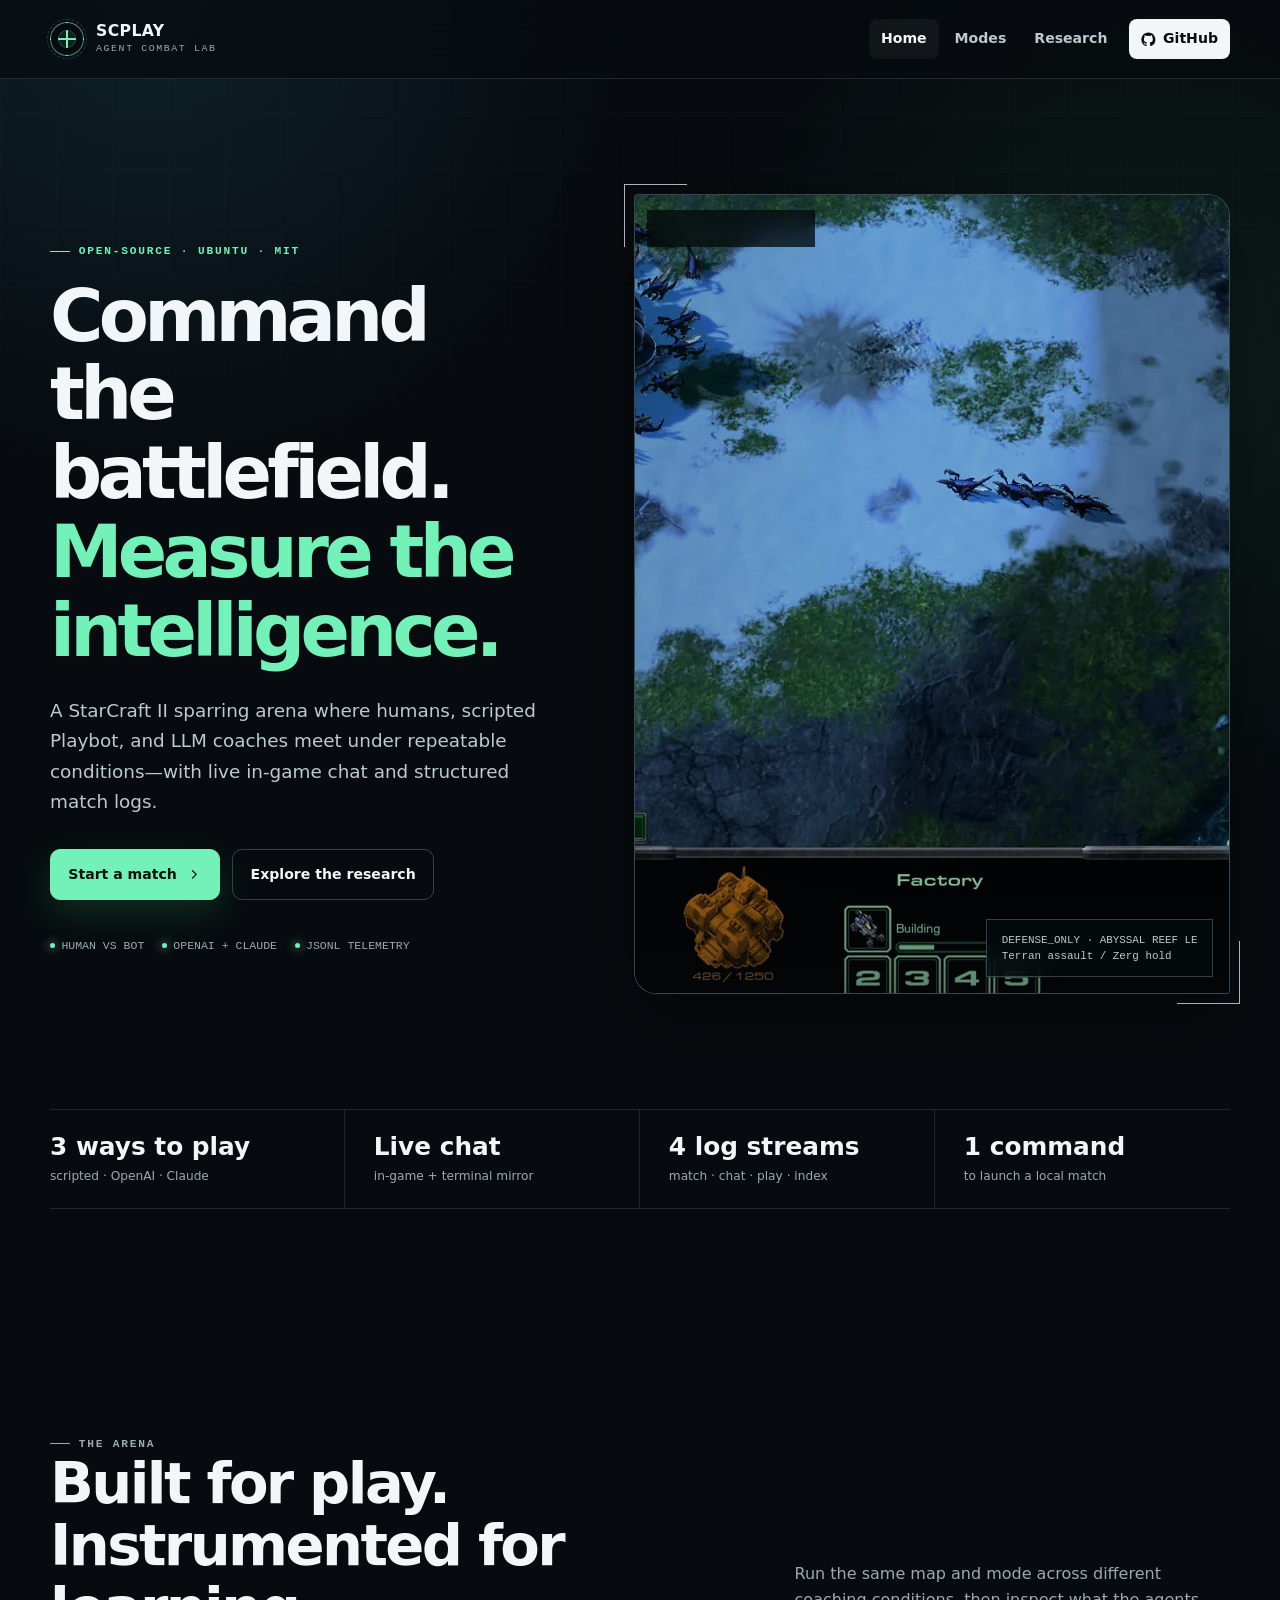
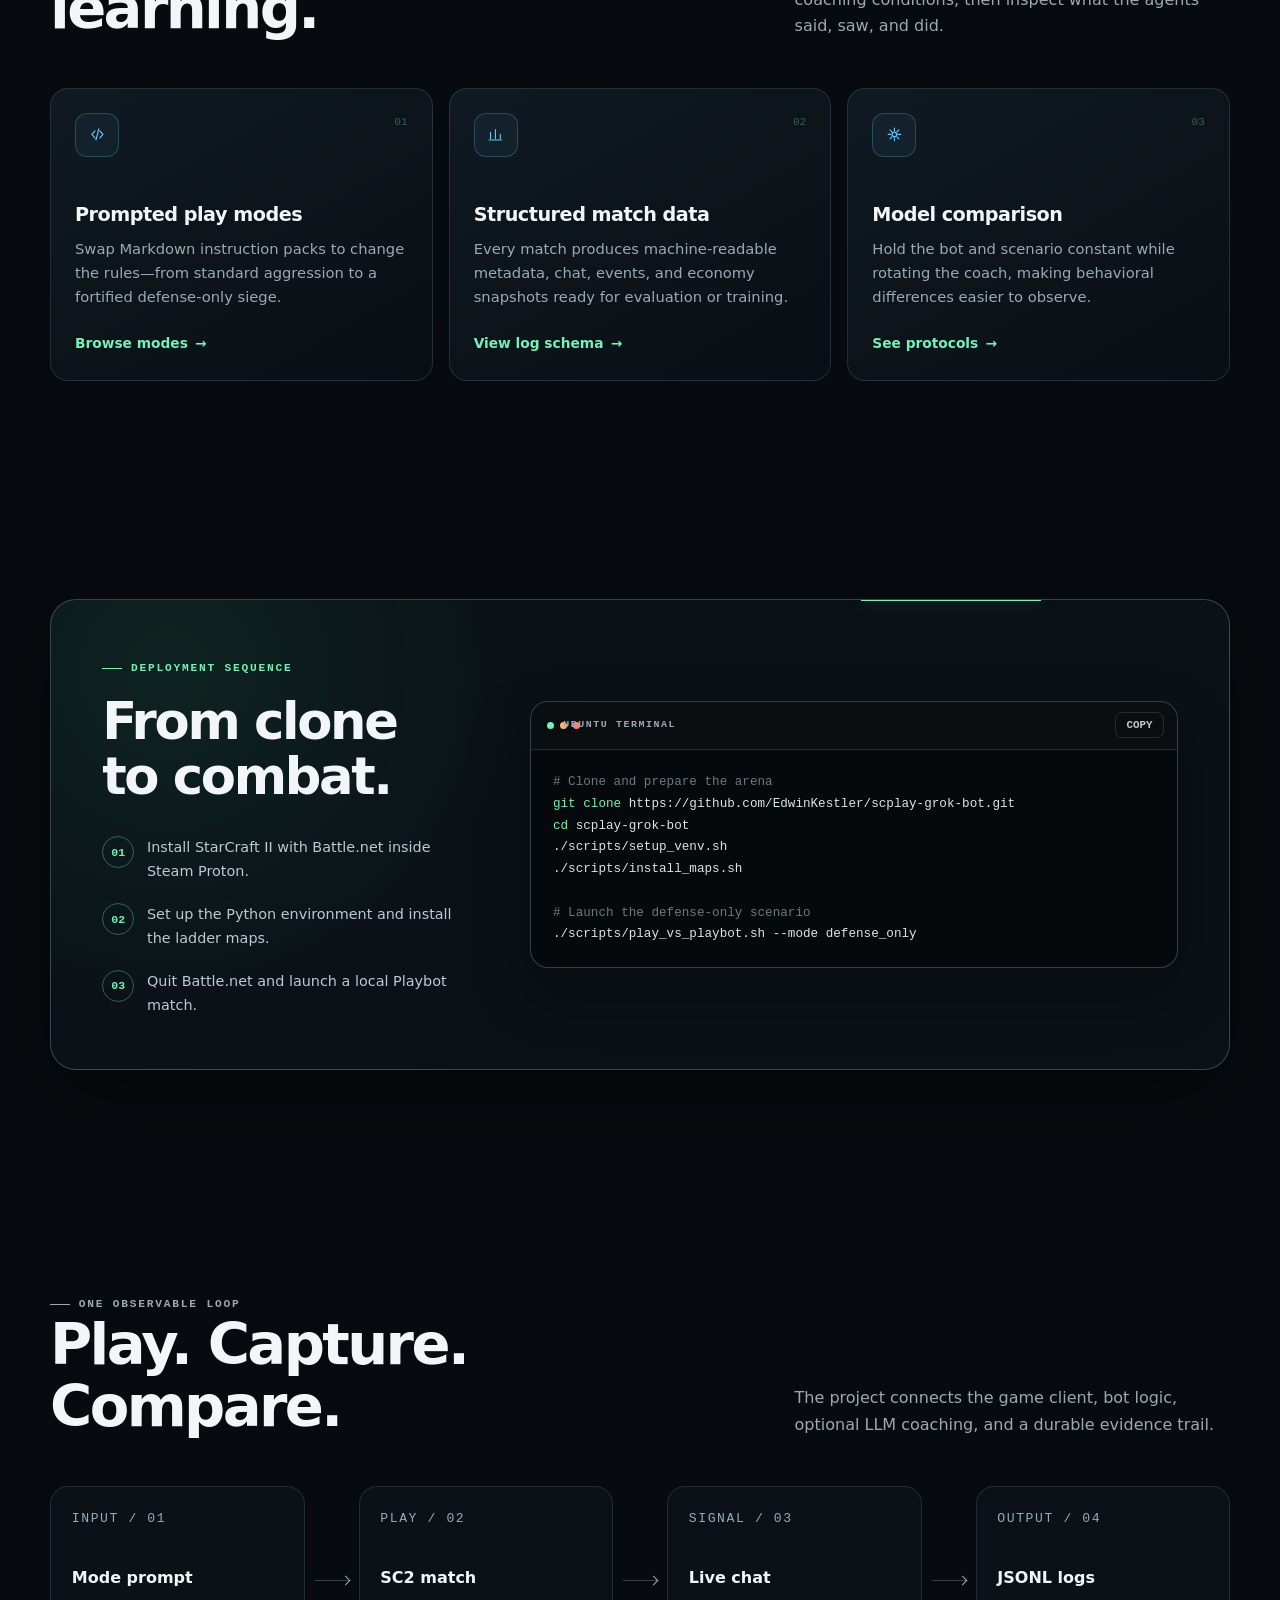
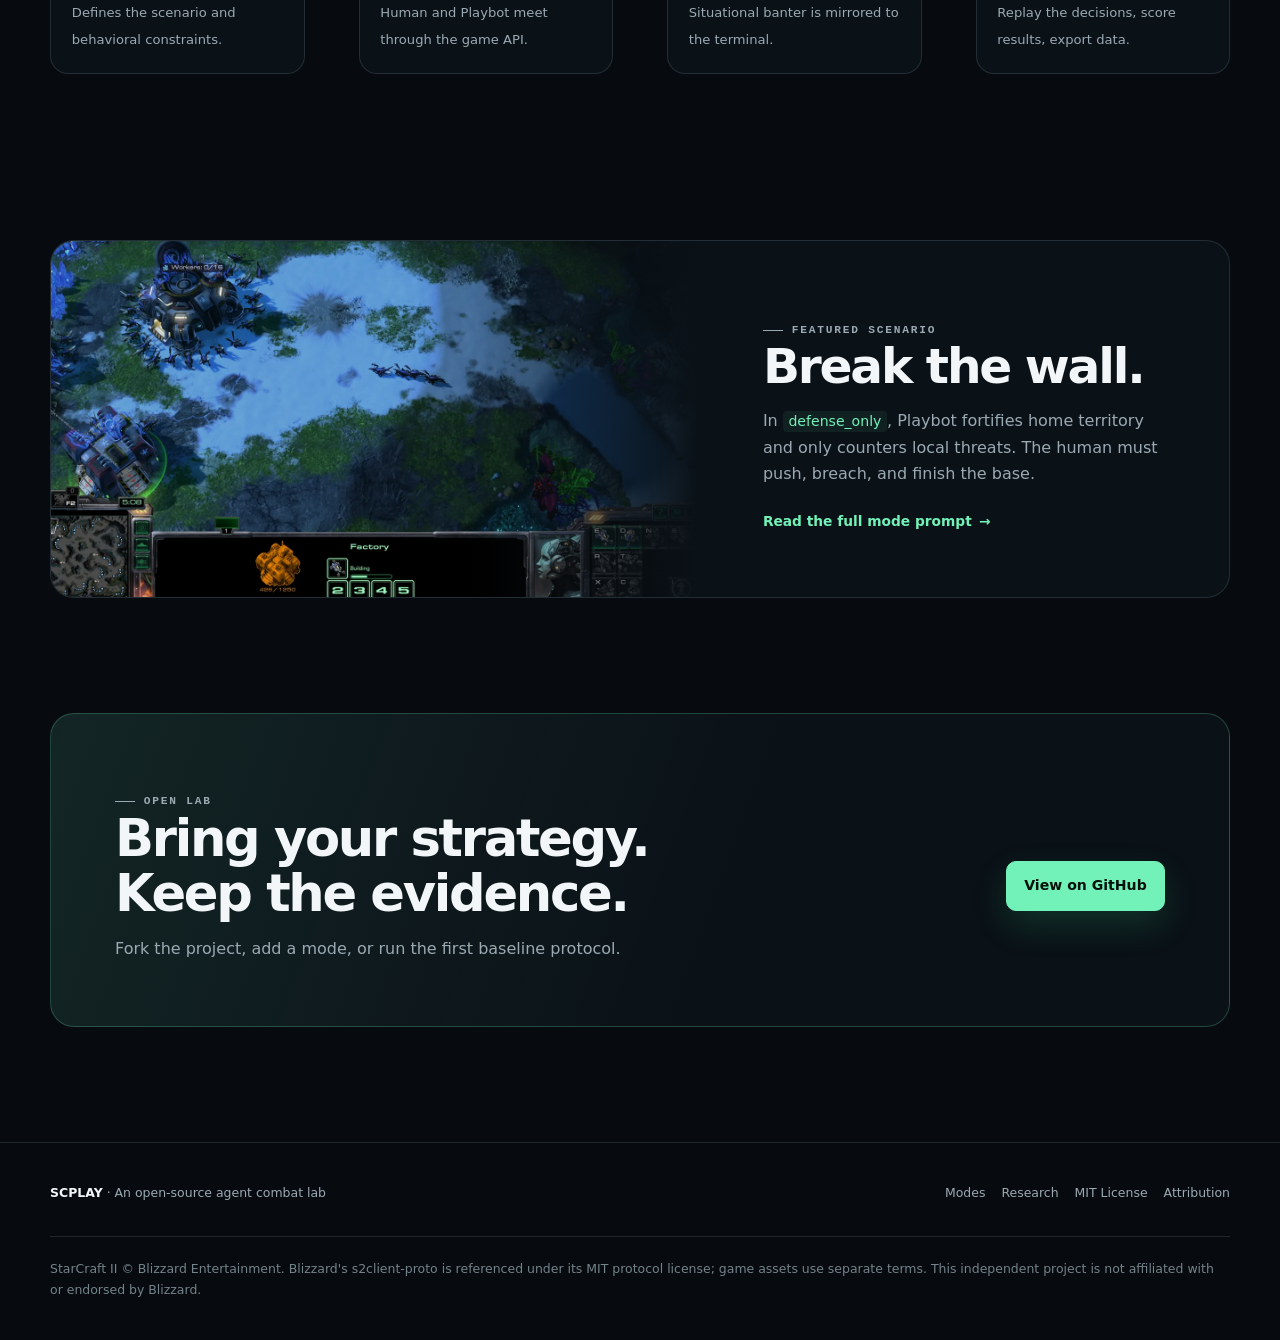
<file: docs/index.html>
<!DOCTYPE html>
<html lang="en">
<head>
  <meta charset="utf-8" />
  <meta name="viewport" content="width=device-width, initial-scale=1" />
  <meta name="theme-color" content="#070b0f" />
  <meta name="description" content="An open-source StarCraft II sparring arena for humans, scripted bots, and LLM coaches on Ubuntu." />
  <meta property="og:title" content="SCPlay — Command the battlefield. Measure the intelligence." />
  <meta property="og:description" content="Run human-vs-bot StarCraft II matches with mode prompts, live chat, and structured logs for AI research." />
  <meta property="og:type" content="website" />
  <meta property="og:url" content="https://edwinkestler.github.io/scplay-grok-bot/" />
  <meta property="og:image" content="https://edwinkestler.github.io/scplay-grok-bot/assets/arena.webp" />
  <meta name="twitter:card" content="summary_large_image" />
  <title>SCPlay — StarCraft II agent arena</title>
  <link rel="icon" href="assets/favicon.svg" type="image/svg+xml" />
  <link rel="stylesheet" href="assets/site.css" />
  <script src="assets/site.js" defer></script>
</head>
<body>
  <a class="skip-link" href="#main">Skip to content</a>

  <header class="site-header">
    <div class="shell nav-shell">
      <a class="brand" href="index.html" aria-label="SCPlay home">
        <span class="brand-mark" aria-hidden="true"></span>
        <span class="brand-copy">
          <span class="brand-name">SCPLAY</span>
          <span class="brand-subtitle">Agent combat lab</span>
        </span>
      </a>
      <nav class="site-nav" aria-label="Primary navigation">
        <a href="index.html" aria-current="page">Home</a>
        <a href="modes.html">Modes</a>
        <a href="research.html">Research</a>
        <a class="nav-github" href="https://github.com/EdwinKestler/scplay-grok-bot" target="_blank" rel="noreferrer">
          <svg class="icon" viewBox="0 0 24 24" aria-hidden="true"><path fill="currentColor" d="M12 .7a11.5 11.5 0 0 0-3.64 22.4c.58.1.79-.25.79-.56v-2.23c-3.22.7-3.9-1.37-3.9-1.37-.53-1.34-1.29-1.7-1.29-1.7-1.05-.72.08-.71.08-.71 1.17.08 1.78 1.2 1.78 1.2 1.04 1.78 2.72 1.27 3.38.97.1-.75.4-1.27.74-1.56-2.57-.29-5.27-1.28-5.27-5.68 0-1.26.45-2.28 1.19-3.09-.12-.29-.52-1.46.11-3.05 0 0 .97-.31 3.16 1.18a10.94 10.94 0 0 1 5.75 0c2.2-1.49 3.16-1.18 3.16-1.18.63 1.59.23 2.76.11 3.05.74.81 1.19 1.83 1.19 3.09 0 4.41-2.71 5.38-5.29 5.67.42.36.79 1.06.79 2.14v3.18c0 .31.21.67.8.56A11.5 11.5 0 0 0 12 .7Z"/></svg>
          GitHub
        </a>
      </nav>
    </div>
  </header>

  <main id="main">
    <section class="shell hero" aria-labelledby="hero-title">
      <div class="hero-copy">
        <p class="eyebrow">Open-source · Ubuntu · MIT</p>
        <h1 id="hero-title">Command the battlefield. <span>Measure the intelligence.</span></h1>
        <p class="lede">
          A StarCraft II sparring arena where humans, scripted Playbot, and LLM coaches
          meet under repeatable conditions—with live in-game chat and structured match logs.
        </p>
        <div class="hero-actions">
          <a class="button button-primary" href="#quickstart">
            Start a match
            <svg class="icon" viewBox="0 0 24 24" aria-hidden="true"><path fill="none" stroke="currentColor" stroke-linecap="round" stroke-linejoin="round" stroke-width="2" d="m9 18 6-6-6-6"/></svg>
          </a>
          <a class="button" href="research.html">Explore the research</a>
        </div>
        <ul class="proof-list" aria-label="Project highlights">
          <li>Human vs bot</li>
          <li>OpenAI + Claude</li>
          <li>JSONL telemetry</li>
        </ul>
      </div>

      <div class="hero-visual">
        <figure class="arena-frame">
          <img src="assets/arena.webp" alt="A live StarCraft II match between a Terran player and the Zerg Playbot" width="1600" height="798" />
          <span class="visual-status">Match feed active</span>
          <figcaption class="visual-caption">DEFENSE_ONLY · ABYSSAL REEF LE<br />Terran assault / Zerg hold</figcaption>
        </figure>
      </div>
    </section>

    <section class="shell stats" aria-label="Project capabilities">
      <div class="stat"><strong>3 ways to play</strong><span>scripted · OpenAI · Claude</span></div>
      <div class="stat"><strong>Live chat</strong><span>in-game + terminal mirror</span></div>
      <div class="stat"><strong>4 log streams</strong><span>match · chat · play · index</span></div>
      <div class="stat"><strong>1 command</strong><span>to launch a local match</span></div>
    </section>

    <section class="shell section" aria-labelledby="arena-title">
      <div class="section-heading">
        <div>
          <p class="section-kicker">The arena</p>
          <h2 id="arena-title">Built for play.<br />Instrumented for learning.</h2>
        </div>
        <p>Run the same map and mode across different coaching conditions, then inspect what the agents said, saw, and did.</p>
      </div>

      <div class="feature-grid">
        <article class="feature-card" data-index="01">
          <span class="feature-icon" aria-hidden="true">
            <svg class="icon" viewBox="0 0 24 24"><path d="M8.5 7 4 12l4.5 5M15.5 7l4.5 5-4.5 5M14 4l-4 16" fill="none" stroke="currentColor" stroke-linecap="round" stroke-linejoin="round" stroke-width="1.6"/></svg>
          </span>
          <h3>Prompted play modes</h3>
          <p>Swap Markdown instruction packs to change the rules—from standard aggression to a fortified defense-only siege.</p>
          <a class="text-link" href="modes.html">Browse modes <span aria-hidden="true">→</span></a>
        </article>

        <article class="feature-card" data-index="02">
          <span class="feature-icon" aria-hidden="true">
            <svg class="icon" viewBox="0 0 24 24"><path d="M5 18V9m7 9V5m7 13v-6M3 20h18" fill="none" stroke="currentColor" stroke-linecap="round" stroke-linejoin="round" stroke-width="1.6"/></svg>
          </span>
          <h3>Structured match data</h3>
          <p>Every match produces machine-readable metadata, chat, events, and economy snapshots ready for evaluation or training.</p>
          <a class="text-link" href="https://github.com/EdwinKestler/scplay-grok-bot/blob/main/docs/LOG_SCHEMA.md">View log schema <span aria-hidden="true">→</span></a>
        </article>

        <article class="feature-card" data-index="03">
          <span class="feature-icon" aria-hidden="true">
            <svg class="icon" viewBox="0 0 24 24"><path d="M12 3v4m0 10v4M3 12h4m10 0h4M5.64 5.64l2.83 2.83m7.06 7.06 2.83 2.83m0-12.72-2.83 2.83m-7.06 7.06-2.83 2.83" fill="none" stroke="currentColor" stroke-linecap="round" stroke-width="1.6"/><circle cx="12" cy="12" r="3.25" fill="none" stroke="currentColor" stroke-width="1.6"/></svg>
          </span>
          <h3>Model comparison</h3>
          <p>Hold the bot and scenario constant while rotating the coach, making behavioral differences easier to observe.</p>
          <a class="text-link" href="research.html">See protocols <span aria-hidden="true">→</span></a>
        </article>
      </div>
    </section>

    <section class="shell quickstart" id="quickstart" aria-labelledby="quickstart-title">
      <div>
        <p class="section-kicker">Deployment sequence</p>
        <h2 id="quickstart-title">From clone to combat.</h2>
        <ol class="step-list">
          <li>Install StarCraft II with Battle.net inside Steam Proton.</li>
          <li>Set up the Python environment and install the ladder maps.</li>
          <li>Quit Battle.net and launch a local Playbot match.</li>
        </ol>
      </div>

      <div class="terminal">
        <div class="terminal-bar">
          <span class="terminal-label">Ubuntu terminal</span>
          <button class="copy-button" type="button" data-copy-target="install-command" aria-label="Copy installation commands">Copy</button>
        </div>
        <pre id="install-command"><span class="prompt-comment"># Clone and prepare the arena</span>
<span class="prompt-command">git clone</span> https://github.com/EdwinKestler/scplay-grok-bot.git
<span class="prompt-command">cd</span> scplay-grok-bot
./scripts/setup_venv.sh
./scripts/install_maps.sh

<span class="prompt-comment"># Launch the defense-only scenario</span>
./scripts/play_vs_playbot.sh --mode defense_only</pre>
      </div>
    </section>

    <section class="shell section" aria-labelledby="pipeline-title">
      <div class="section-heading">
        <div>
          <p class="section-kicker">One observable loop</p>
          <h2 id="pipeline-title">Play. Capture. Compare.</h2>
        </div>
        <p>The project connects the game client, bot logic, optional LLM coaching, and a durable evidence trail.</p>
      </div>

      <div class="workflow" aria-label="SCPlay data flow">
        <div class="workflow-node"><span class="workflow-index">INPUT / 01</span><strong>Mode prompt</strong><span>Defines the scenario and behavioral constraints.</span></div>
        <div class="workflow-arrow" aria-hidden="true"></div>
        <div class="workflow-node"><span class="workflow-index">PLAY / 02</span><strong>SC2 match</strong><span>Human and Playbot meet through the game API.</span></div>
        <div class="workflow-arrow" aria-hidden="true"></div>
        <div class="workflow-node"><span class="workflow-index">SIGNAL / 03</span><strong>Live chat</strong><span>Situational banter is mirrored to the terminal.</span></div>
        <div class="workflow-arrow" aria-hidden="true"></div>
        <div class="workflow-node"><span class="workflow-index">OUTPUT / 04</span><strong>JSONL logs</strong><span>Replay the decisions, score results, export data.</span></div>
      </div>
    </section>

    <section class="shell spotlight" aria-labelledby="spotlight-title">
      <div class="spotlight-media">
        <img src="assets/arena.webp" alt="Terran units press toward a Zerg-held base in StarCraft II" loading="lazy" width="1600" height="798" />
      </div>
      <div class="spotlight-copy">
        <p class="section-kicker">Featured scenario</p>
        <h2 id="spotlight-title">Break the wall.</h2>
        <p>In <span class="inline-code">defense_only</span>, Playbot fortifies home territory and only counters local threats. The human must push, breach, and finish the base.</p>
        <a class="text-link" href="modes.html">Read the full mode prompt <span aria-hidden="true">→</span></a>
      </div>
    </section>

    <section class="shell cta" aria-labelledby="cta-title">
      <div>
        <p class="section-kicker">Open lab</p>
        <h2 id="cta-title">Bring your strategy. Keep the evidence.</h2>
        <p>Fork the project, add a mode, or run the first baseline protocol.</p>
      </div>
      <div class="cta-actions">
        <a class="button button-primary" href="https://github.com/EdwinKestler/scplay-grok-bot" target="_blank" rel="noreferrer">View on GitHub</a>
      </div>
    </section>
  </main>

  <footer class="site-footer">
    <div class="shell footer-shell">
      <div><span class="footer-brand">SCPLAY</span> · An open-source agent combat lab</div>
      <div class="footer-links">
        <a href="modes.html">Modes</a>
        <a href="research.html">Research</a>
        <a href="https://github.com/EdwinKestler/scplay-grok-bot/blob/main/LICENSE">MIT License</a>
        <a href="https://github.com/EdwinKestler/scplay-grok-bot/blob/main/THIRD_PARTY_NOTICES.md">Attribution</a>
      </div>
      <p class="legal-note">StarCraft II © Blizzard Entertainment. Blizzard's s2client-proto is referenced under its MIT protocol license; game assets use separate terms. This independent project is not affiliated with or endorsed by Blizzard.</p>
    </div>
  </footer>
</body>
</html>
</file>
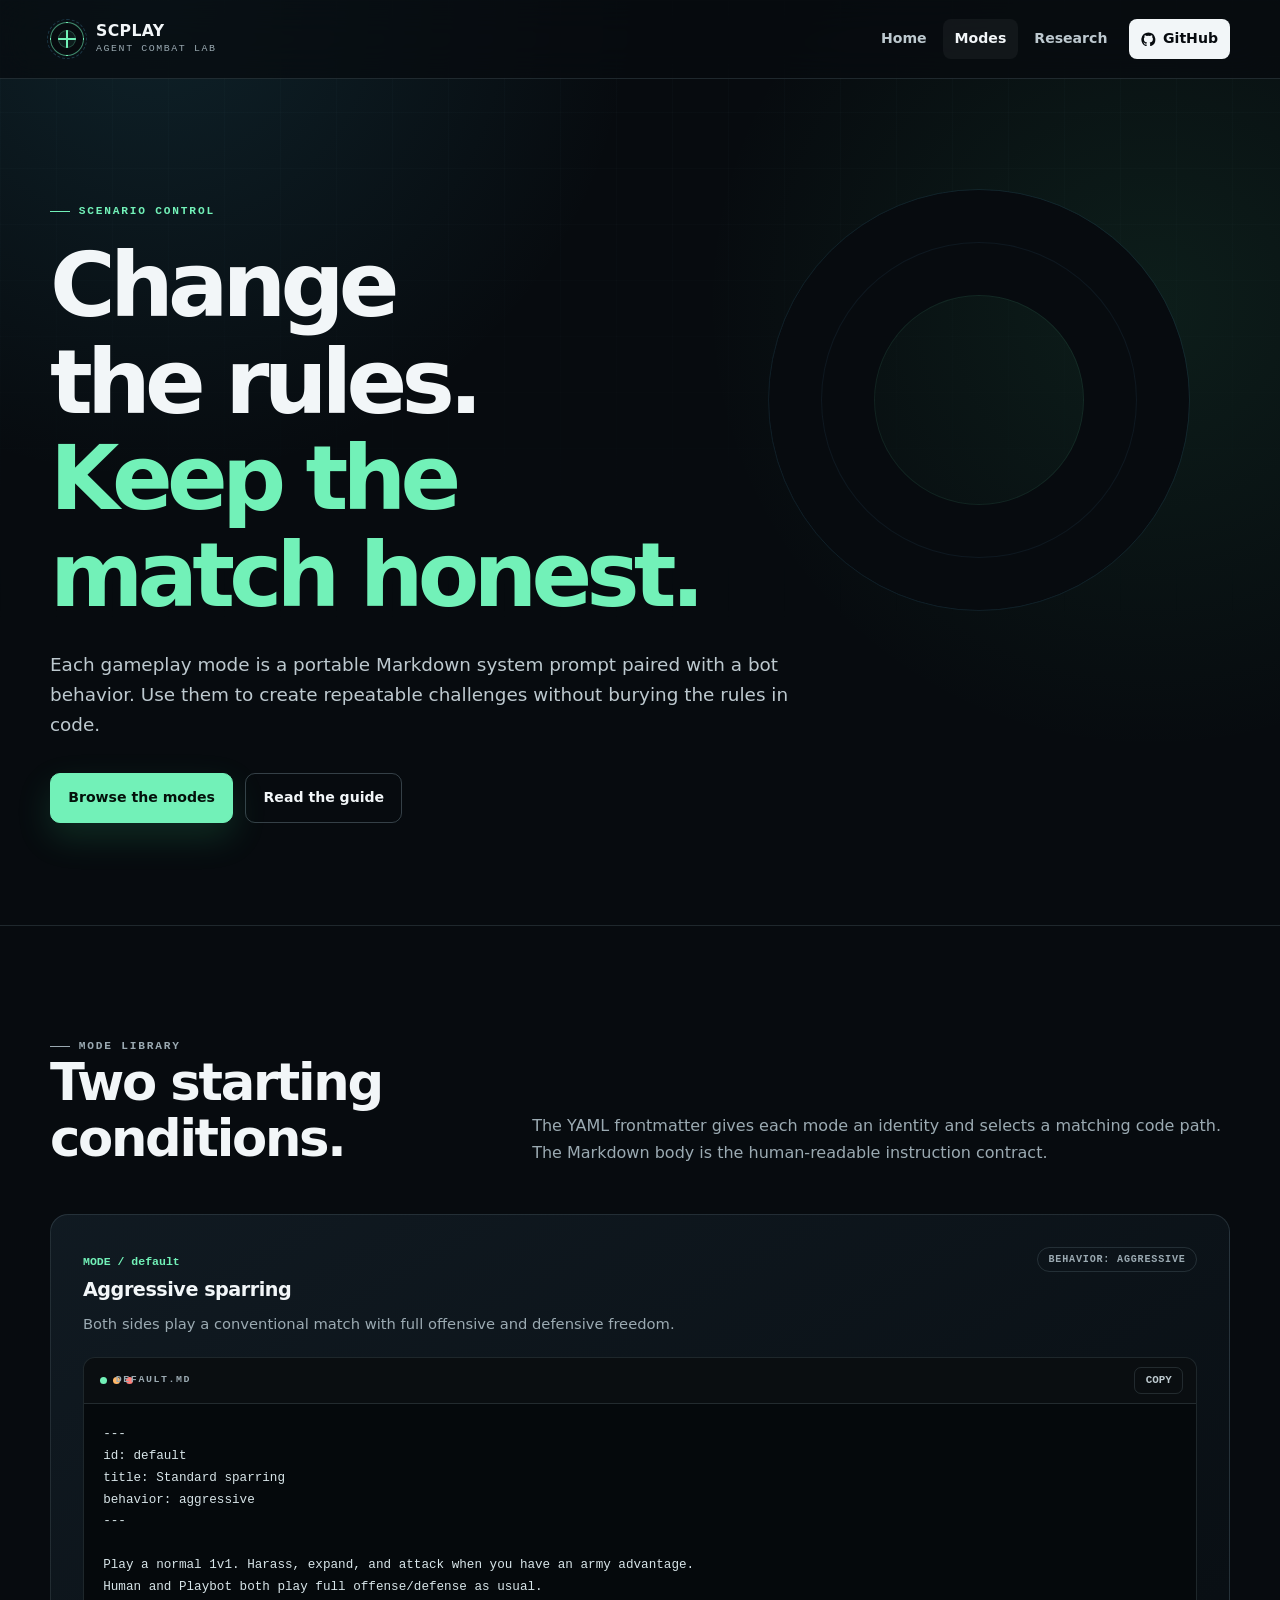
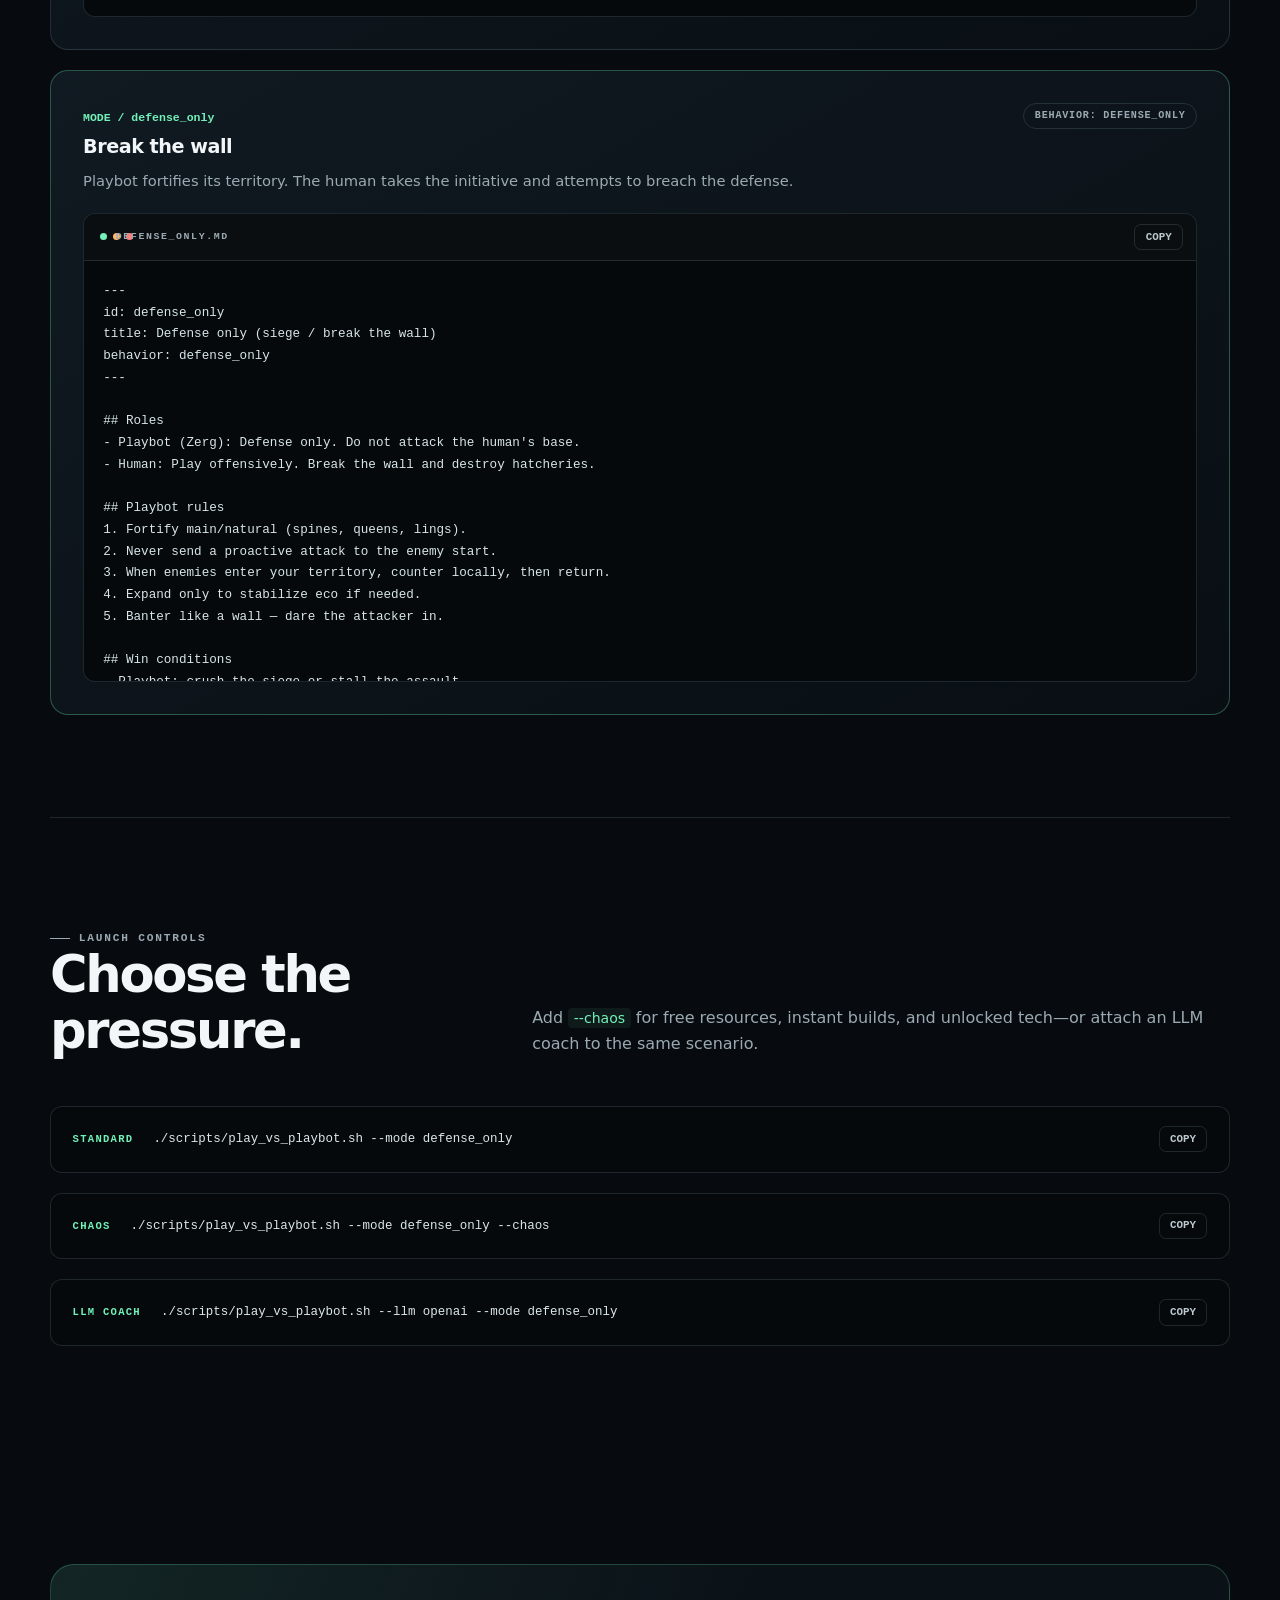
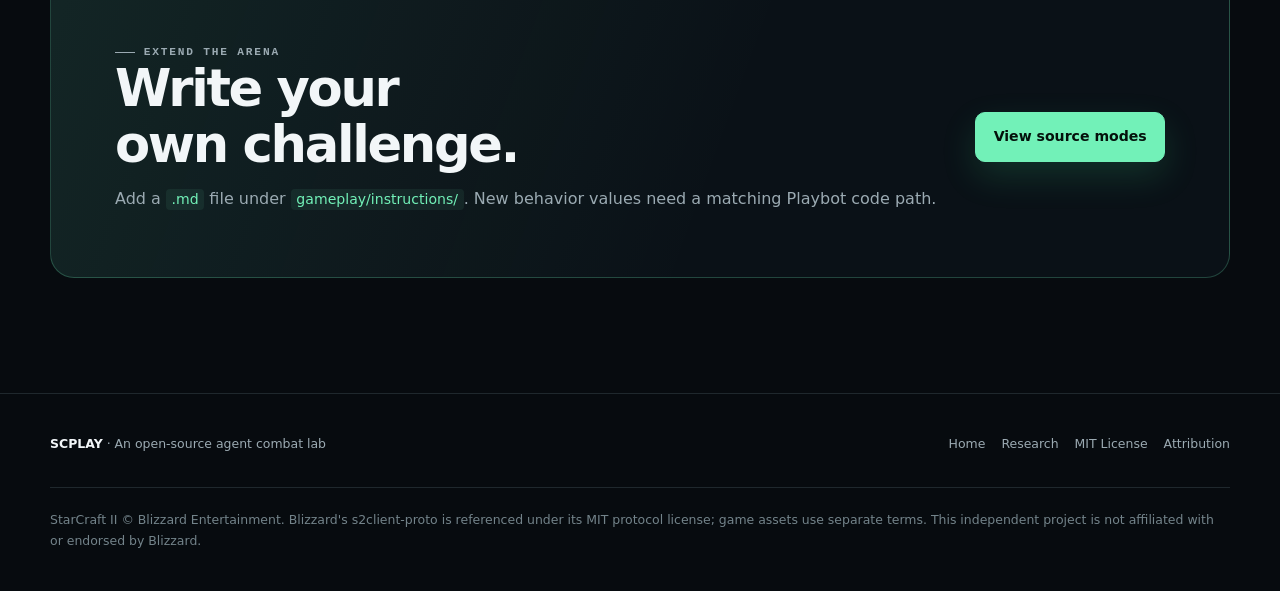
<file: docs/modes.html>
<!DOCTYPE html>
<html lang="en">
<head>
  <meta charset="utf-8" />
  <meta name="viewport" content="width=device-width, initial-scale=1" />
  <meta name="theme-color" content="#070b0f" />
  <meta name="description" content="Gameplay mode prompts for SCPlay, from aggressive sparring to a defense-only siege." />
  <meta property="og:title" content="Gameplay modes — SCPlay" />
  <meta property="og:description" content="Change the battle with portable Markdown system prompts and repeatable bot behaviors." />
  <meta property="og:type" content="website" />
  <meta property="og:url" content="https://edwinkestler.github.io/scplay-grok-bot/modes.html" />
  <meta property="og:image" content="https://edwinkestler.github.io/scplay-grok-bot/assets/arena.webp" />
  <meta name="twitter:card" content="summary_large_image" />
  <title>Gameplay modes — SCPlay</title>
  <link rel="icon" href="assets/favicon.svg" type="image/svg+xml" />
  <link rel="stylesheet" href="assets/site.css" />
  <script src="assets/site.js" defer></script>
</head>
<body>
  <a class="skip-link" href="#main">Skip to content</a>

  <header class="site-header">
    <div class="shell nav-shell">
      <a class="brand" href="index.html" aria-label="SCPlay home">
        <span class="brand-mark" aria-hidden="true"></span>
        <span class="brand-copy"><span class="brand-name">SCPLAY</span><span class="brand-subtitle">Agent combat lab</span></span>
      </a>
      <nav class="site-nav" aria-label="Primary navigation">
        <a href="index.html">Home</a>
        <a href="modes.html" aria-current="page">Modes</a>
        <a href="research.html">Research</a>
        <a class="nav-github" href="https://github.com/EdwinKestler/scplay-grok-bot" target="_blank" rel="noreferrer">
          <svg class="icon" viewBox="0 0 24 24" aria-hidden="true"><path fill="currentColor" d="M12 .7a11.5 11.5 0 0 0-3.64 22.4c.58.1.79-.25.79-.56v-2.23c-3.22.7-3.9-1.37-3.9-1.37-.53-1.34-1.29-1.7-1.29-1.7-1.05-.72.08-.71.08-.71 1.17.08 1.78 1.2 1.78 1.2 1.04 1.78 2.72 1.27 3.38.97.1-.75.4-1.27.74-1.56-2.57-.29-5.27-1.28-5.27-5.68 0-1.26.45-2.28 1.19-3.09-.12-.29-.52-1.46.11-3.05 0 0 .97-.31 3.16 1.18a10.94 10.94 0 0 1 5.75 0c2.2-1.49 3.16-1.18 3.16-1.18.63 1.59.23 2.76.11 3.05.74.81 1.19 1.83 1.19 3.09 0 4.41-2.71 5.38-5.29 5.67.42.36.79 1.06.79 2.14v3.18c0 .31.21.67.8.56A11.5 11.5 0 0 0 12 .7Z"/></svg>
          GitHub
        </a>
      </nav>
    </div>
  </header>

  <main id="main">
    <section class="page-hero">
      <div class="shell">
        <p class="eyebrow">Scenario control</p>
        <h1>Change the rules. <span>Keep the match honest.</span></h1>
        <p class="lede">Each gameplay mode is a portable Markdown system prompt paired with a bot behavior. Use them to create repeatable challenges without burying the rules in code.</p>
        <div class="hero-actions">
          <a class="button button-primary" href="#mode-library">Browse the modes</a>
          <a class="button" href="https://github.com/EdwinKestler/scplay-grok-bot/blob/main/docs/GAMEPLAY_INSTRUCTIONS.md">Read the guide</a>
        </div>
      </div>
    </section>

    <section class="shell page-section" id="mode-library" aria-labelledby="library-title">
      <div class="page-intro">
        <div>
          <p class="section-kicker">Mode library</p>
          <h2 id="library-title">Two starting conditions.</h2>
        </div>
        <p>The YAML frontmatter gives each mode an identity and selects a matching code path. The Markdown body is the human-readable instruction contract.</p>
      </div>

      <div class="mode-stack">
        <article class="mode-card">
          <div class="mode-header">
            <div>
              <span class="mode-name">MODE / default</span>
              <h2>Aggressive sparring</h2>
              <p>Both sides play a conventional match with full offensive and defensive freedom.</p>
            </div>
            <span class="mode-tag">behavior: aggressive</span>
          </div>
          <div class="prompt-shell">
            <div class="terminal-bar">
              <span class="terminal-label">default.md</span>
              <button class="copy-button" type="button" data-copy-target="default-prompt" aria-label="Copy default mode prompt">Copy</button>
            </div>
            <pre id="default-prompt">---
id: default
title: Standard sparring
behavior: aggressive
---

Play a normal 1v1. Harass, expand, and attack when you have an army advantage.
Human and Playbot both play full offense/defense as usual.</pre>
          </div>
        </article>

        <article class="mode-card featured">
          <div class="mode-header">
            <div>
              <span class="mode-name">MODE / defense_only</span>
              <h2>Break the wall</h2>
              <p>Playbot fortifies its territory. The human takes the initiative and attempts to breach the defense.</p>
            </div>
            <span class="mode-tag">behavior: defense_only</span>
          </div>
          <div class="prompt-shell">
            <div class="terminal-bar">
              <span class="terminal-label">defense_only.md</span>
              <button class="copy-button" type="button" data-copy-target="defense-prompt" aria-label="Copy defense-only mode prompt">Copy</button>
            </div>
            <pre id="defense-prompt">---
id: defense_only
title: Defense only (siege / break the wall)
behavior: defense_only
---

## Roles
- Playbot (Zerg): Defense only. Do not attack the human's base.
- Human: Play offensively. Break the wall and destroy hatcheries.

## Playbot rules
1. Fortify main/natural (spines, queens, lings).
2. Never send a proactive attack to the enemy start.
3. When enemies enter your territory, counter locally, then return.
4. Expand only to stabilize eco if needed.
5. Banter like a wall — dare the attacker in.

## Win conditions
- Playbot: crush the siege or stall the assault.
- Human: breach and kill bases.</pre>
          </div>
        </article>
      </div>
    </section>

    <section class="shell page-section" aria-labelledby="launch-title">
      <div class="page-intro">
        <div>
          <p class="section-kicker">Launch controls</p>
          <h2 id="launch-title">Choose the pressure.</h2>
        </div>
        <p>Add <span class="inline-code">--chaos</span> for free resources, instant builds, and unlocked tech—or attach an LLM coach to the same scenario.</p>
      </div>

      <div class="mode-stack">
        <div class="run-strip">
          <span class="run-strip-label">Standard</span>
          <code id="run-standard">./scripts/play_vs_playbot.sh --mode defense_only</code>
          <button class="copy-button" type="button" data-copy-target="run-standard" aria-label="Copy standard launch command">Copy</button>
        </div>
        <div class="run-strip">
          <span class="run-strip-label">Chaos</span>
          <code id="run-chaos">./scripts/play_vs_playbot.sh --mode defense_only --chaos</code>
          <button class="copy-button" type="button" data-copy-target="run-chaos" aria-label="Copy chaos launch command">Copy</button>
        </div>
        <div class="run-strip">
          <span class="run-strip-label">LLM coach</span>
          <code id="run-llm">./scripts/play_vs_playbot.sh --llm openai --mode defense_only</code>
          <button class="copy-button" type="button" data-copy-target="run-llm" aria-label="Copy LLM coach launch command">Copy</button>
        </div>
      </div>
    </section>

    <section class="shell cta" aria-labelledby="custom-title">
      <div>
        <p class="section-kicker">Extend the arena</p>
        <h2 id="custom-title">Write your own challenge.</h2>
        <p>Add a <span class="inline-code">.md</span> file under <span class="inline-code">gameplay/instructions/</span>. New behavior values need a matching Playbot code path.</p>
      </div>
      <div class="cta-actions">
        <a class="button button-primary" href="https://github.com/EdwinKestler/scplay-grok-bot/tree/main/gameplay/instructions">View source modes</a>
      </div>
    </section>
  </main>

  <footer class="site-footer">
    <div class="shell footer-shell">
      <div><span class="footer-brand">SCPLAY</span> · An open-source agent combat lab</div>
      <div class="footer-links"><a href="index.html">Home</a><a href="research.html">Research</a><a href="https://github.com/EdwinKestler/scplay-grok-bot/blob/main/LICENSE">MIT License</a><a href="https://github.com/EdwinKestler/scplay-grok-bot/blob/main/THIRD_PARTY_NOTICES.md">Attribution</a></div>
      <p class="legal-note">StarCraft II © Blizzard Entertainment. Blizzard's s2client-proto is referenced under its MIT protocol license; game assets use separate terms. This independent project is not affiliated with or endorsed by Blizzard.</p>
    </div>
  </footer>
</body>
</html>
</file>
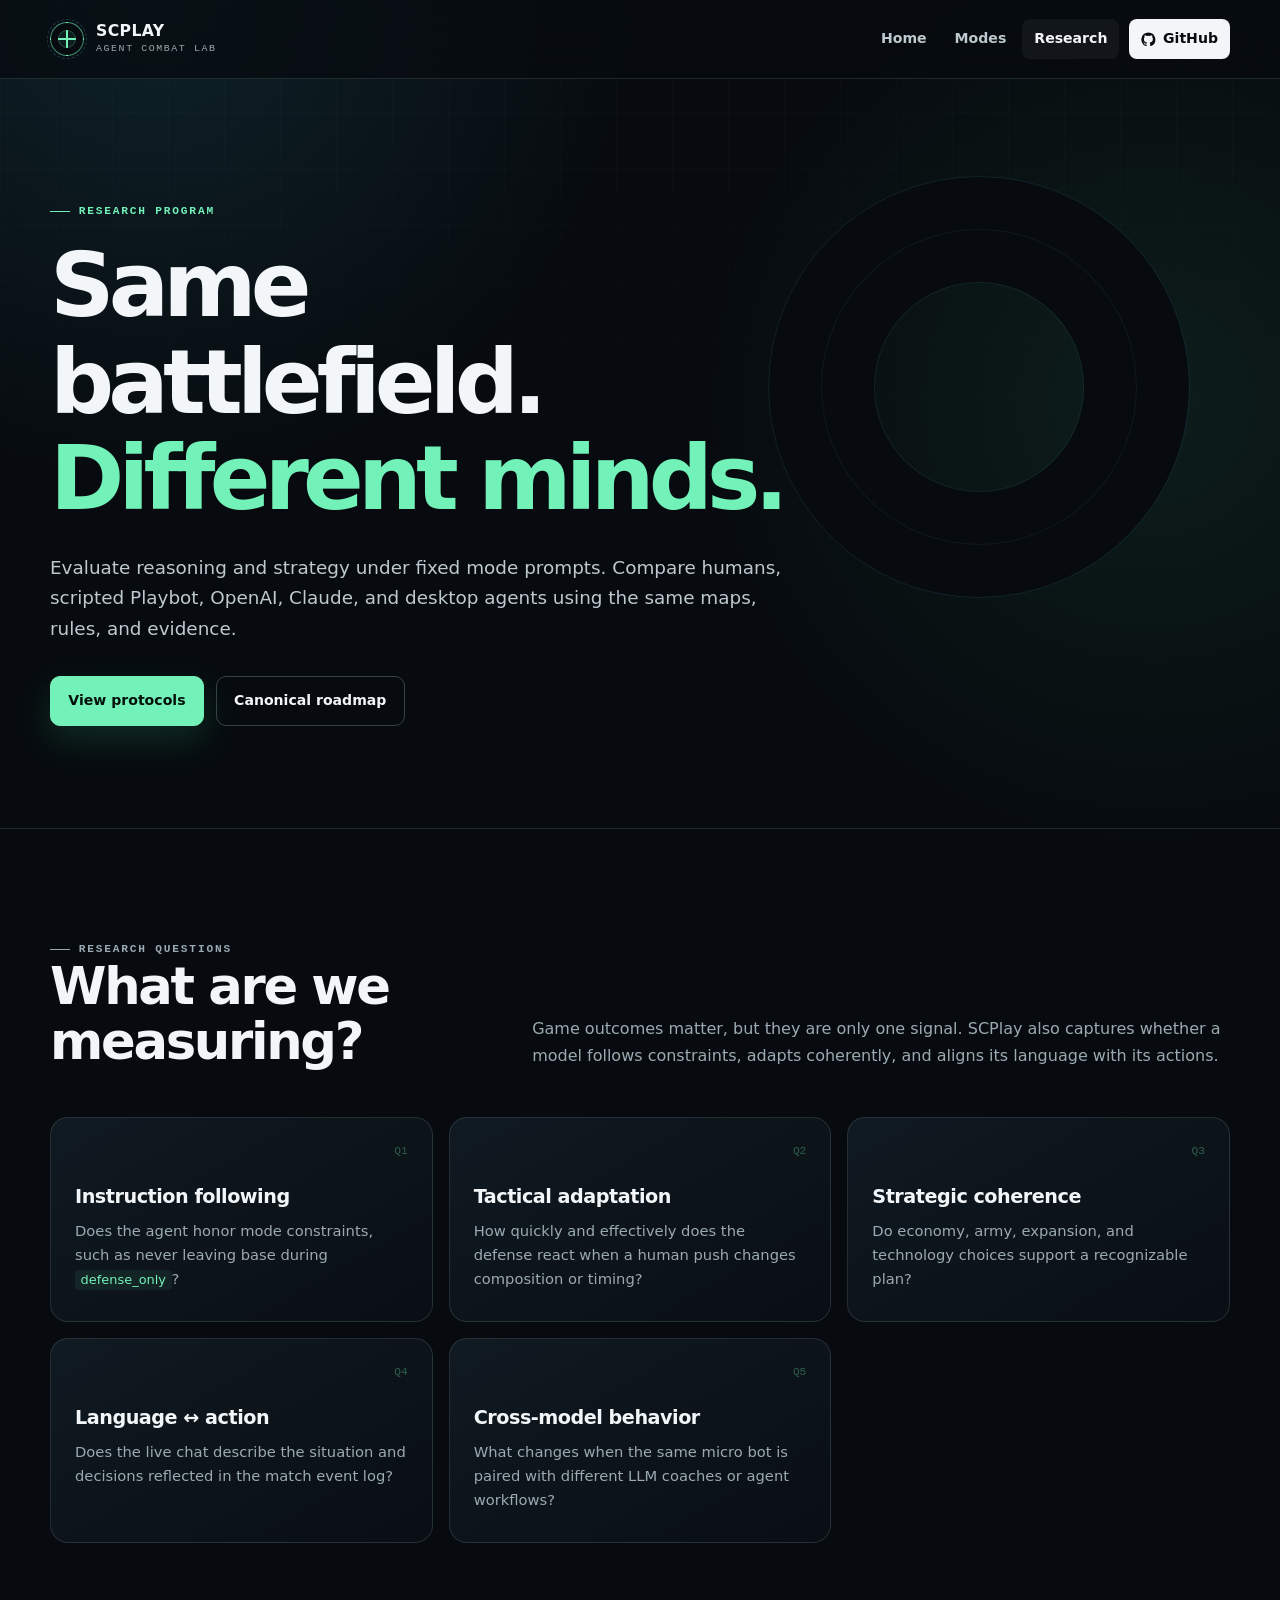
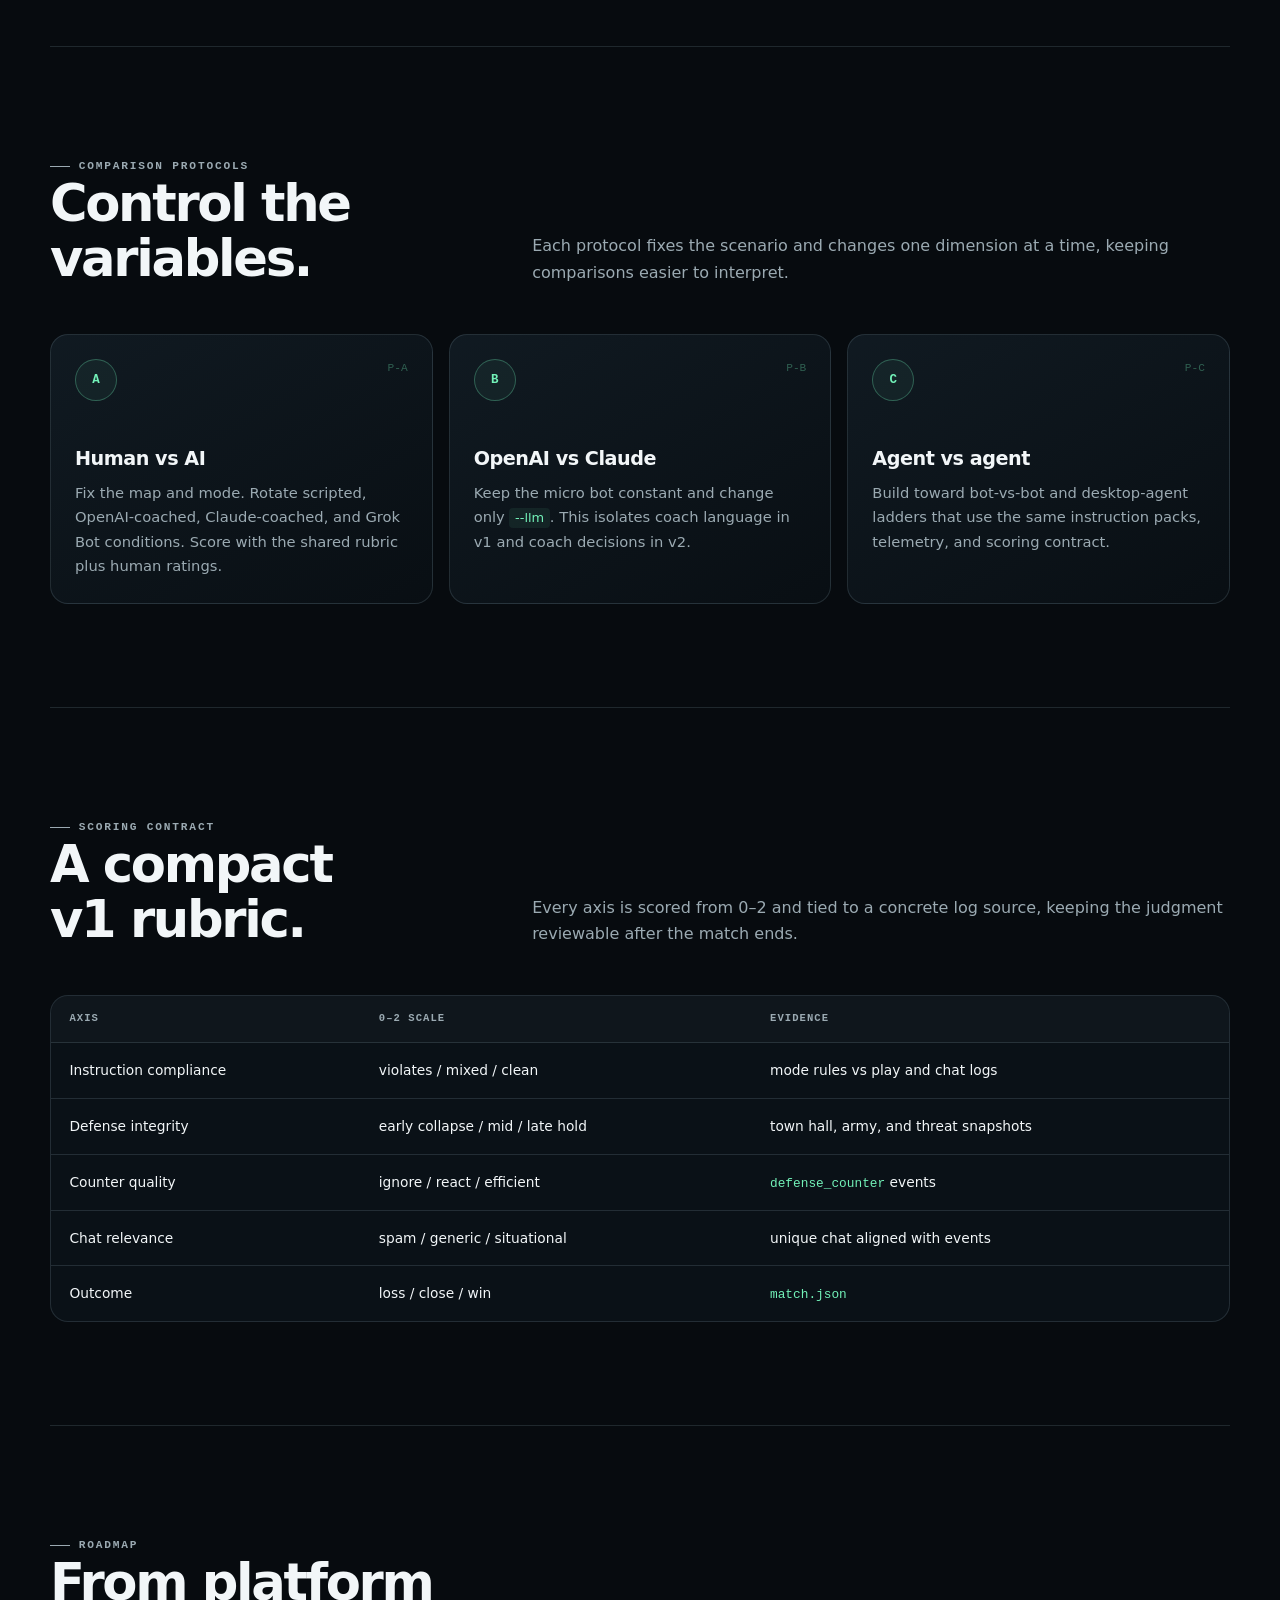
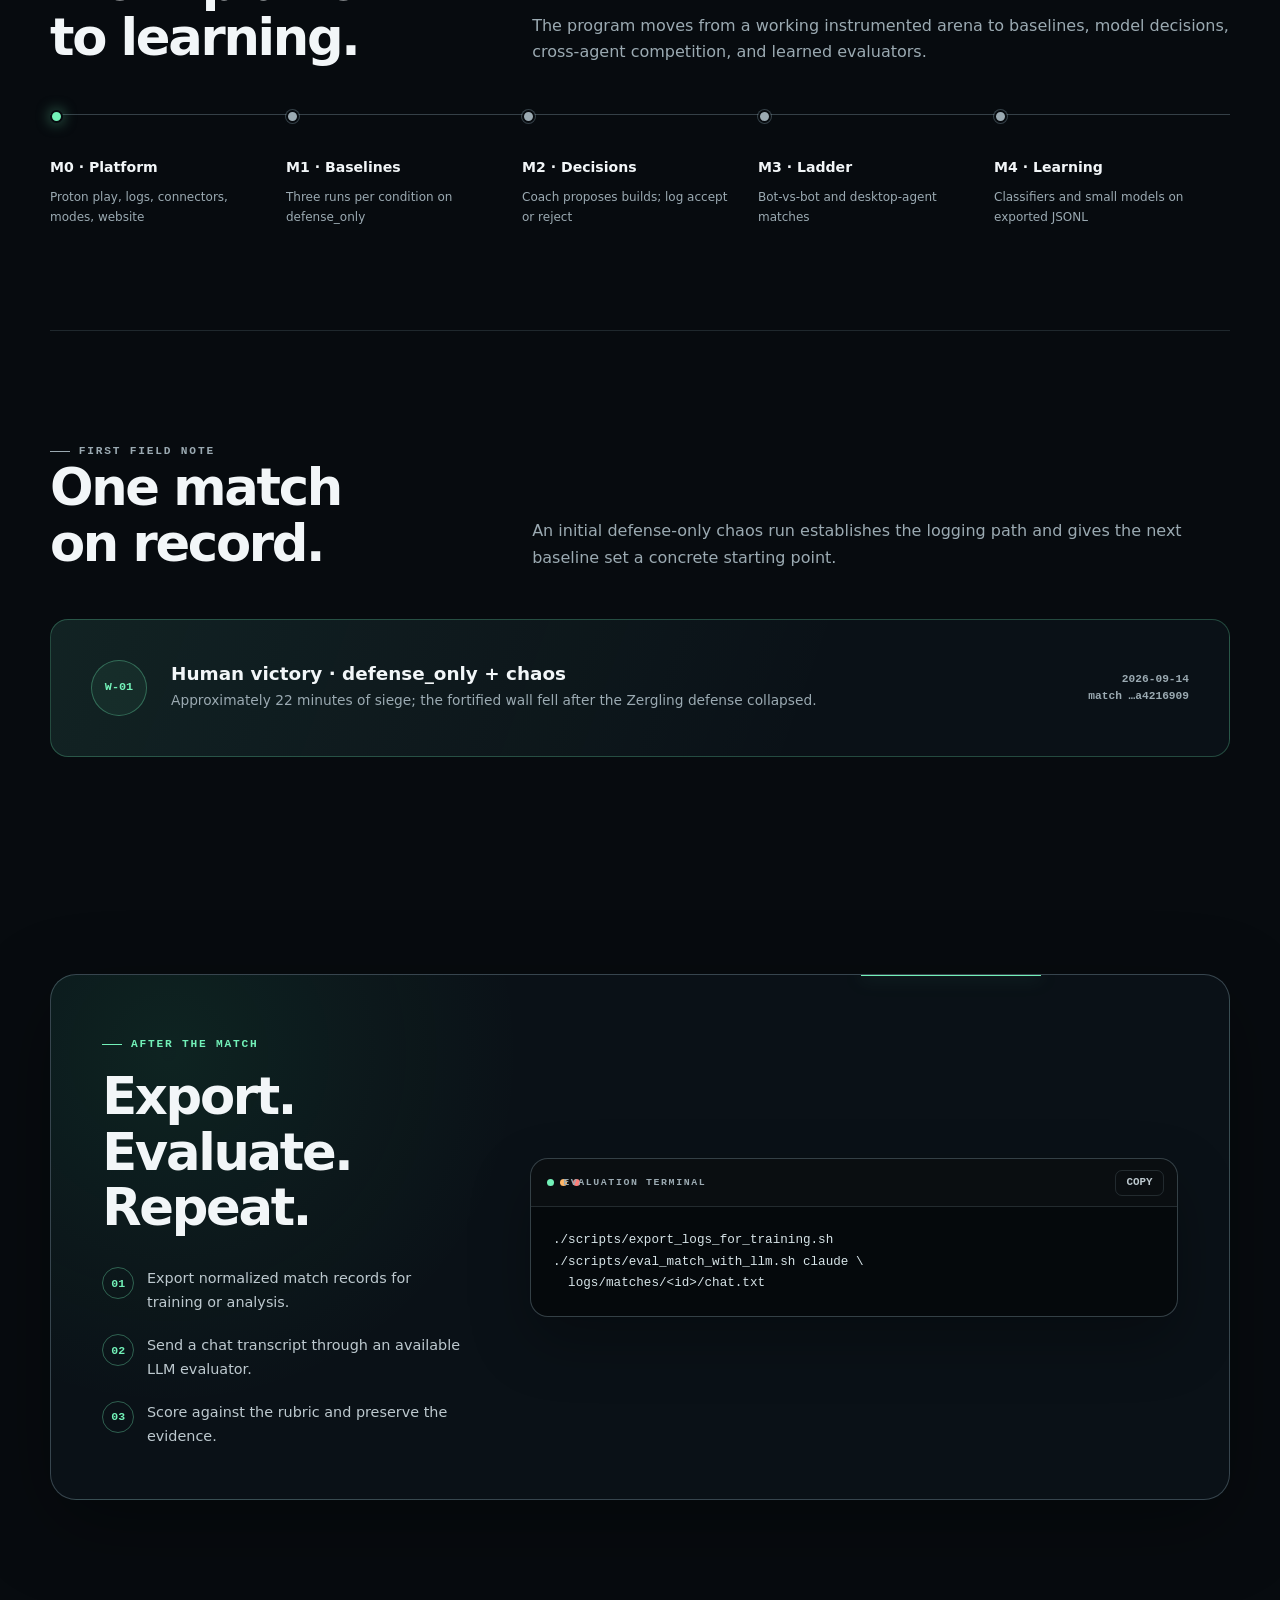
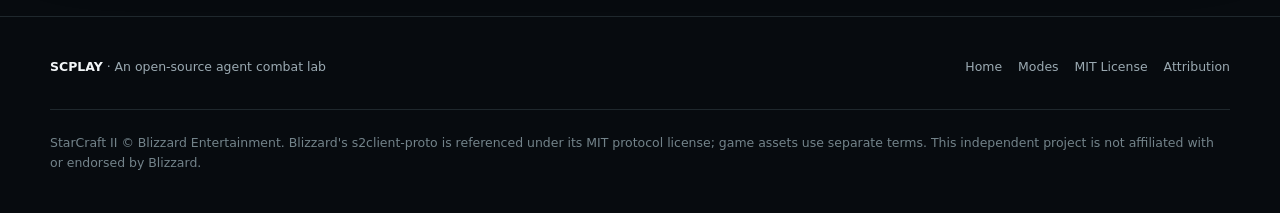
<file: docs/research.html>
<!DOCTYPE html>
<html lang="en">
<head>
  <meta charset="utf-8" />
  <meta name="viewport" content="width=device-width, initial-scale=1" />
  <meta name="theme-color" content="#070b0f" />
  <meta name="description" content="SCPlay research protocols for evaluating instruction-following, strategy, and language-action alignment in StarCraft II agents." />
  <meta property="og:title" content="Research roadmap — SCPlay" />
  <meta property="og:description" content="Compare scripted bots and LLM coaches under fixed StarCraft II scenarios with structured evidence." />
  <meta property="og:type" content="website" />
  <meta property="og:url" content="https://edwinkestler.github.io/scplay-grok-bot/research.html" />
  <meta property="og:image" content="https://edwinkestler.github.io/scplay-grok-bot/assets/arena.webp" />
  <meta name="twitter:card" content="summary_large_image" />
  <title>Research roadmap — SCPlay</title>
  <link rel="icon" href="assets/favicon.svg" type="image/svg+xml" />
  <link rel="stylesheet" href="assets/site.css" />
  <script src="assets/site.js" defer></script>
</head>
<body>
  <a class="skip-link" href="#main">Skip to content</a>

  <header class="site-header">
    <div class="shell nav-shell">
      <a class="brand" href="index.html" aria-label="SCPlay home">
        <span class="brand-mark" aria-hidden="true"></span>
        <span class="brand-copy"><span class="brand-name">SCPLAY</span><span class="brand-subtitle">Agent combat lab</span></span>
      </a>
      <nav class="site-nav" aria-label="Primary navigation">
        <a href="index.html">Home</a>
        <a href="modes.html">Modes</a>
        <a href="research.html" aria-current="page">Research</a>
        <a class="nav-github" href="https://github.com/EdwinKestler/scplay-grok-bot" target="_blank" rel="noreferrer">
          <svg class="icon" viewBox="0 0 24 24" aria-hidden="true"><path fill="currentColor" d="M12 .7a11.5 11.5 0 0 0-3.64 22.4c.58.1.79-.25.79-.56v-2.23c-3.22.7-3.9-1.37-3.9-1.37-.53-1.34-1.29-1.7-1.29-1.7-1.05-.72.08-.71.08-.71 1.17.08 1.78 1.2 1.78 1.2 1.04 1.78 2.72 1.27 3.38.97.1-.75.4-1.27.74-1.56-2.57-.29-5.27-1.28-5.27-5.68 0-1.26.45-2.28 1.19-3.09-.12-.29-.52-1.46.11-3.05 0 0 .97-.31 3.16 1.18a10.94 10.94 0 0 1 5.75 0c2.2-1.49 3.16-1.18 3.16-1.18.63 1.59.23 2.76.11 3.05.74.81 1.19 1.83 1.19 3.09 0 4.41-2.71 5.38-5.29 5.67.42.36.79 1.06.79 2.14v3.18c0 .31.21.67.8.56A11.5 11.5 0 0 0 12 .7Z"/></svg>
          GitHub
        </a>
      </nav>
    </div>
  </header>

  <main id="main">
    <section class="page-hero">
      <div class="shell">
        <p class="eyebrow">Research program</p>
        <h1>Same battlefield. <span>Different minds.</span></h1>
        <p class="lede">Evaluate reasoning and strategy under fixed mode prompts. Compare humans, scripted Playbot, OpenAI, Claude, and desktop agents using the same maps, rules, and evidence.</p>
        <div class="hero-actions">
          <a class="button button-primary" href="#protocols">View protocols</a>
          <a class="button" href="https://github.com/EdwinKestler/scplay-grok-bot/blob/main/docs/RESEARCH_ROADMAP.md">Canonical roadmap</a>
        </div>
      </div>
    </section>

    <section class="shell page-section" aria-labelledby="questions-title">
      <div class="page-intro">
        <div>
          <p class="section-kicker">Research questions</p>
          <h2 id="questions-title">What are we measuring?</h2>
        </div>
        <p>Game outcomes matter, but they are only one signal. SCPlay also captures whether a model follows constraints, adapts coherently, and aligns its language with its actions.</p>
      </div>

      <div class="question-grid">
        <article class="question-card" data-index="Q1"><h3>Instruction following</h3><p>Does the agent honor mode constraints, such as never leaving base during <span class="inline-code">defense_only</span>?</p></article>
        <article class="question-card" data-index="Q2"><h3>Tactical adaptation</h3><p>How quickly and effectively does the defense react when a human push changes composition or timing?</p></article>
        <article class="question-card" data-index="Q3"><h3>Strategic coherence</h3><p>Do economy, army, expansion, and technology choices support a recognizable plan?</p></article>
        <article class="question-card" data-index="Q4"><h3>Language ↔ action</h3><p>Does the live chat describe the situation and decisions reflected in the match event log?</p></article>
        <article class="question-card" data-index="Q5"><h3>Cross-model behavior</h3><p>What changes when the same micro bot is paired with different LLM coaches or agent workflows?</p></article>
      </div>
    </section>

    <section class="shell page-section" id="protocols" aria-labelledby="protocols-title">
      <div class="page-intro">
        <div>
          <p class="section-kicker">Comparison protocols</p>
          <h2 id="protocols-title">Control the variables.</h2>
        </div>
        <p>Each protocol fixes the scenario and changes one dimension at a time, keeping comparisons easier to interpret.</p>
      </div>

      <div class="protocol-grid">
        <article class="protocol-card" data-index="P-A">
          <span class="protocol-letter">A</span>
          <h3>Human vs AI</h3>
          <p>Fix the map and mode. Rotate scripted, OpenAI-coached, Claude-coached, and Grok Bot conditions. Score with the shared rubric plus human ratings.</p>
        </article>
        <article class="protocol-card" data-index="P-B">
          <span class="protocol-letter">B</span>
          <h3>OpenAI vs Claude</h3>
          <p>Keep the micro bot constant and change only <span class="inline-code">--llm</span>. This isolates coach language in v1 and coach decisions in v2.</p>
        </article>
        <article class="protocol-card" data-index="P-C">
          <span class="protocol-letter">C</span>
          <h3>Agent vs agent</h3>
          <p>Build toward bot-vs-bot and desktop-agent ladders that use the same instruction packs, telemetry, and scoring contract.</p>
        </article>
      </div>
    </section>

    <section class="shell page-section" aria-labelledby="rubric-title">
      <div class="page-intro">
        <div>
          <p class="section-kicker">Scoring contract</p>
          <h2 id="rubric-title">A compact v1 rubric.</h2>
        </div>
        <p>Every axis is scored from 0–2 and tied to a concrete log source, keeping the judgment reviewable after the match ends.</p>
      </div>

      <div class="table-wrap">
        <table>
          <thead><tr><th scope="col">Axis</th><th scope="col">0–2 scale</th><th scope="col">Evidence</th></tr></thead>
          <tbody>
            <tr><td>Instruction compliance</td><td>violates / mixed / clean</td><td>mode rules vs play and chat logs</td></tr>
            <tr><td>Defense integrity</td><td>early collapse / mid / late hold</td><td>town hall, army, and threat snapshots</td></tr>
            <tr><td>Counter quality</td><td>ignore / react / efficient</td><td><code>defense_counter</code> events</td></tr>
            <tr><td>Chat relevance</td><td>spam / generic / situational</td><td>unique chat aligned with events</td></tr>
            <tr><td>Outcome</td><td>loss / close / win</td><td><code>match.json</code></td></tr>
          </tbody>
        </table>
      </div>
    </section>

    <section class="shell page-section" aria-labelledby="roadmap-title">
      <div class="page-intro">
        <div>
          <p class="section-kicker">Roadmap</p>
          <h2 id="roadmap-title">From platform to learning.</h2>
        </div>
        <p>The program moves from a working instrumented arena to baselines, model decisions, cross-agent competition, and learned evaluators.</p>
      </div>

      <ol class="timeline">
        <li><strong>M0 · Platform</strong><span>Proton play, logs, connectors, modes, website</span></li>
        <li><strong>M1 · Baselines</strong><span>Three runs per condition on defense_only</span></li>
        <li><strong>M2 · Decisions</strong><span>Coach proposes builds; log accept or reject</span></li>
        <li><strong>M3 · Ladder</strong><span>Bot-vs-bot and desktop-agent matches</span></li>
        <li><strong>M4 · Learning</strong><span>Classifiers and small models on exported JSONL</span></li>
      </ol>
    </section>

    <section class="shell page-section" aria-labelledby="result-title">
      <div class="page-intro">
        <div>
          <p class="section-kicker">First field note</p>
          <h2 id="result-title">One match on record.</h2>
        </div>
        <p>An initial defense-only chaos run establishes the logging path and gives the next baseline set a concrete starting point.</p>
      </div>

      <article class="result-card">
        <div class="result-icon">W-01</div>
        <div>
          <h3>Human victory · defense_only + chaos</h3>
          <p>Approximately 22 minutes of siege; the fortified wall fell after the Zergling defense collapsed.</p>
        </div>
        <div class="result-meta">2026-09-14<br />match …a4216909</div>
      </article>
    </section>

    <section class="shell quickstart" aria-labelledby="evaluate-title">
      <div>
        <p class="section-kicker">After the match</p>
        <h2 id="evaluate-title">Export. Evaluate. Repeat.</h2>
        <ol class="step-list">
          <li>Export normalized match records for training or analysis.</li>
          <li>Send a chat transcript through an available LLM evaluator.</li>
          <li>Score against the rubric and preserve the evidence.</li>
        </ol>
      </div>
      <div class="terminal">
        <div class="terminal-bar">
          <span class="terminal-label">Evaluation terminal</span>
          <button class="copy-button" type="button" data-copy-target="evaluation-command" aria-label="Copy evaluation commands">Copy</button>
        </div>
        <pre id="evaluation-command">./scripts/export_logs_for_training.sh
./scripts/eval_match_with_llm.sh claude \
  logs/matches/&lt;id&gt;/chat.txt</pre>
      </div>
    </section>
  </main>

  <footer class="site-footer">
    <div class="shell footer-shell">
      <div><span class="footer-brand">SCPLAY</span> · An open-source agent combat lab</div>
      <div class="footer-links"><a href="index.html">Home</a><a href="modes.html">Modes</a><a href="https://github.com/EdwinKestler/scplay-grok-bot/blob/main/LICENSE">MIT License</a><a href="https://github.com/EdwinKestler/scplay-grok-bot/blob/main/THIRD_PARTY_NOTICES.md">Attribution</a></div>
      <p class="legal-note">StarCraft II © Blizzard Entertainment. Blizzard's s2client-proto is referenced under its MIT protocol license; game assets use separate terms. This independent project is not affiliated with or endorsed by Blizzard.</p>
    </div>
  </footer>
</body>
</html>
</file>
<file: docs/assets/site.css>
:root {
  color-scheme: dark;
  --bg: #070b0f;
  --bg-deep: #04070a;
  --panel: #0c1319;
  --panel-raised: #111b23;
  --panel-soft: #0a1117;
  --text: #f2f6f8;
  --muted: #9baab2;
  --muted-strong: #bdc9cf;
  --line: rgba(173, 205, 219, 0.15);
  --line-strong: rgba(173, 205, 219, 0.28);
  --green: #72f1b8;
  --green-strong: #39d98a;
  --blue: #65c9ff;
  --orange: #ffb768;
  --red: #ff7e78;
  --shadow: 0 24px 80px rgba(0, 0, 0, 0.34);
  --radius: 18px;
  --radius-small: 12px;
  --content: 1180px;
}

* {
  box-sizing: border-box;
}

html {
  scroll-behavior: smooth;
}

body {
  min-width: 320px;
  margin: 0;
  overflow-x: hidden;
  font-family: Inter, ui-sans-serif, system-ui, -apple-system, BlinkMacSystemFont, "Segoe UI", sans-serif;
  color: var(--text);
  background:
    radial-gradient(circle at 12% 0%, rgba(52, 151, 177, 0.16), transparent 30rem),
    radial-gradient(circle at 90% 8%, rgba(64, 193, 126, 0.1), transparent 28rem),
    var(--bg);
  line-height: 1.65;
  -webkit-font-smoothing: antialiased;
}

body::before {
  position: fixed;
  z-index: -1;
  inset: 0;
  background-image:
    linear-gradient(rgba(118, 154, 168, 0.035) 1px, transparent 1px),
    linear-gradient(90deg, rgba(118, 154, 168, 0.035) 1px, transparent 1px);
  background-size: 56px 56px;
  mask-image: linear-gradient(to bottom, black, transparent 72%);
  content: "";
  pointer-events: none;
}

::selection {
  color: #04110b;
  background: var(--green);
}

a {
  color: inherit;
  text-decoration: none;
}

a:hover {
  color: var(--green);
}

img {
  display: block;
  max-width: 100%;
}

button,
a {
  -webkit-tap-highlight-color: transparent;
}

:focus-visible {
  outline: 2px solid var(--green);
  outline-offset: 4px;
}

.skip-link {
  position: fixed;
  z-index: 100;
  top: 0.75rem;
  left: 0.75rem;
  padding: 0.65rem 0.9rem;
  color: var(--bg);
  background: var(--green);
  border-radius: 8px;
  font-weight: 800;
  transform: translateY(-160%);
  transition: transform 160ms ease;
}

.skip-link:focus {
  color: var(--bg);
  transform: translateY(0);
}

.shell {
  width: min(calc(100% - 3rem), var(--content));
  margin-inline: auto;
}

.site-header {
  position: relative;
  z-index: 10;
  border-bottom: 1px solid var(--line);
  background: rgba(7, 11, 15, 0.74);
  backdrop-filter: blur(18px);
}

.nav-shell {
  display: flex;
  min-height: 78px;
  align-items: center;
  justify-content: space-between;
  gap: 1.5rem;
}

.brand {
  display: inline-flex;
  align-items: center;
  gap: 0.75rem;
  flex: 0 0 auto;
}

.brand:hover {
  color: var(--text);
}

.brand-mark {
  position: relative;
  width: 34px;
  height: 34px;
  border: 1px solid rgba(114, 241, 184, 0.5);
  background:
    linear-gradient(90deg, transparent 47%, var(--green) 48%, var(--green) 52%, transparent 53%),
    linear-gradient(transparent 47%, var(--green) 48%, var(--green) 52%, transparent 53%),
    rgba(114, 241, 184, 0.06);
  border-radius: 50%;
  box-shadow: inset 0 0 0 7px var(--bg), inset 0 0 0 8px rgba(114, 241, 184, 0.25);
}

.brand-mark::after {
  position: absolute;
  inset: -4px;
  border: 1px dashed rgba(101, 201, 255, 0.22);
  border-radius: 50%;
  content: "";
}

.brand-copy {
  display: grid;
  line-height: 1.05;
}

.brand-name {
  font-size: 0.98rem;
  font-weight: 850;
  letter-spacing: 0.025em;
}

.brand-subtitle {
  margin-top: 0.28rem;
  color: var(--muted);
  font-family: ui-monospace, SFMono-Regular, Menlo, Consolas, monospace;
  font-size: 0.62rem;
  letter-spacing: 0.16em;
  text-transform: uppercase;
}

.site-nav {
  display: flex;
  align-items: center;
  gap: 0.25rem;
}

.site-nav a {
  padding: 0.55rem 0.75rem;
  color: var(--muted-strong);
  border-radius: 8px;
  font-size: 0.88rem;
  font-weight: 650;
  transition: color 160ms ease, background 160ms ease;
}

.site-nav a:hover,
.site-nav a[aria-current="page"] {
  color: var(--text);
  background: rgba(255, 255, 255, 0.045);
}

.site-nav .nav-github {
  display: inline-flex;
  align-items: center;
  gap: 0.45rem;
  margin-left: 0.35rem;
  color: var(--bg);
  background: var(--text);
}

.site-nav .nav-github:hover {
  color: var(--bg);
  background: var(--green);
}

.icon {
  width: 1.05em;
  height: 1.05em;
  flex: none;
}

.hero {
  display: grid;
  min-height: 650px;
  align-items: center;
  grid-template-columns: minmax(0, 0.92fr) minmax(440px, 1.08fr);
  gap: clamp(2.5rem, 6vw, 5.5rem);
  padding-block: clamp(5rem, 9vw, 8rem);
}

.eyebrow,
.section-kicker,
.card-label,
.terminal-label {
  display: inline-flex;
  align-items: center;
  gap: 0.55rem;
  margin: 0 0 1rem;
  color: var(--green);
  font-family: ui-monospace, SFMono-Regular, Menlo, Consolas, monospace;
  font-size: 0.7rem;
  font-weight: 800;
  letter-spacing: 0.16em;
  text-transform: uppercase;
}

.eyebrow::before,
.section-kicker::before,
.card-label::before {
  width: 20px;
  height: 1px;
  background: currentColor;
  content: "";
}

h1,
h2,
h3,
p {
  overflow-wrap: break-word;
}

h1,
h2,
h3 {
  line-height: 1.08;
  text-wrap: balance;
}

h1 {
  max-width: 760px;
  margin: 0;
  font-size: clamp(3rem, 6.5vw, 5.85rem);
  font-weight: 860;
  letter-spacing: -0.065em;
}

.hero h1 {
  font-size: clamp(3.15rem, 5.7vw, 5.45rem);
}

.hero h1 span,
.page-hero h1 span {
  display: block;
  color: var(--green);
}

.lede {
  max-width: 640px;
  margin: 1.6rem 0 0;
  color: var(--muted-strong);
  font-size: clamp(1rem, 1.45vw, 1.15rem);
}

.hero-actions,
.cta-actions {
  display: flex;
  flex-wrap: wrap;
  gap: 0.75rem;
  margin-top: 2rem;
}

.button {
  display: inline-flex;
  min-height: 48px;
  align-items: center;
  justify-content: center;
  gap: 0.65rem;
  padding: 0.78rem 1.08rem;
  border: 1px solid var(--line-strong);
  border-radius: 10px;
  font-size: 0.88rem;
  font-weight: 800;
  transition: transform 160ms ease, border-color 160ms ease, color 160ms ease, background 160ms ease;
}

.button:hover {
  color: var(--text);
  border-color: rgba(114, 241, 184, 0.55);
  transform: translateY(-2px);
}

.button-primary {
  color: #04110b;
  border-color: var(--green);
  background: var(--green);
  box-shadow: 0 14px 35px rgba(57, 217, 138, 0.16);
}

.button-primary:hover {
  color: #04110b;
  background: #8ff8ca;
}

.proof-list {
  display: flex;
  flex-wrap: wrap;
  gap: 0.7rem 1.1rem;
  margin: 2.25rem 0 0;
  padding: 0;
  color: var(--muted);
  list-style: none;
  font-family: ui-monospace, SFMono-Regular, Menlo, Consolas, monospace;
  font-size: 0.72rem;
  text-transform: uppercase;
}

.proof-list li {
  display: flex;
  align-items: center;
  gap: 0.4rem;
}

.proof-list li::before {
  width: 5px;
  height: 5px;
  background: var(--green);
  border-radius: 50%;
  box-shadow: 0 0 10px var(--green);
  content: "";
}

.hero-visual {
  position: relative;
}

.hero-visual::before,
.hero-visual::after {
  position: absolute;
  z-index: 2;
  width: 62px;
  height: 62px;
  border-color: var(--green);
  opacity: 0.72;
  content: "";
  pointer-events: none;
}

.hero-visual::before {
  top: -10px;
  left: -10px;
  border-top: 1px solid;
  border-left: 1px solid;
}

.hero-visual::after {
  right: -10px;
  bottom: -10px;
  border-right: 1px solid;
  border-bottom: 1px solid;
}

.arena-frame {
  position: relative;
  margin: 0;
  overflow: hidden;
  border: 1px solid var(--line-strong);
  border-radius: 4px 22px 4px 22px;
  background: var(--panel);
  box-shadow: var(--shadow);
}

.arena-frame::after {
  position: absolute;
  inset: 0;
  background:
    linear-gradient(90deg, rgba(6, 10, 14, 0.12), transparent 45%),
    linear-gradient(transparent 68%, rgba(6, 10, 14, 0.5));
  content: "";
  pointer-events: none;
}

.arena-frame img {
  width: 100%;
  min-height: 425px;
  object-fit: cover;
  object-position: 48% center;
  filter: saturate(0.86) contrast(1.06);
}

.visual-status {
  position: absolute;
  z-index: 3;
  top: 1rem;
  left: 1rem;
  display: flex;
  align-items: center;
  gap: 0.45rem;
  padding: 0.45rem 0.65rem;
  border: 1px solid rgba(114, 241, 184, 0.34);
  border-radius: 999px;
  color: var(--green);
  background: rgba(5, 11, 14, 0.78);
  backdrop-filter: blur(9px);
  font-family: ui-monospace, SFMono-Regular, Menlo, Consolas, monospace;
  font-size: 0.66rem;
  font-weight: 800;
  letter-spacing: 0.11em;
  text-transform: uppercase;
}

.visual-status::before {
  width: 6px;
  height: 6px;
  background: currentColor;
  border-radius: 50%;
  box-shadow: 0 0 10px currentColor;
  content: "";
}

.visual-caption {
  position: absolute;
  z-index: 3;
  right: 1rem;
  bottom: 1rem;
  max-width: 240px;
  padding: 0.75rem 0.9rem;
  border: 1px solid var(--line-strong);
  color: var(--muted-strong);
  background: rgba(5, 11, 14, 0.82);
  backdrop-filter: blur(10px);
  font-family: ui-monospace, SFMono-Regular, Menlo, Consolas, monospace;
  font-size: 0.68rem;
  line-height: 1.5;
}

.stats {
  display: grid;
  margin-bottom: clamp(5rem, 9vw, 8.5rem);
  border-block: 1px solid var(--line);
  grid-template-columns: repeat(4, 1fr);
}

.stat {
  padding: 1.35rem clamp(0.75rem, 2.5vw, 1.8rem);
  border-right: 1px solid var(--line);
}

.stat:first-child {
  padding-left: 0;
}

.stat:last-child {
  border-right: 0;
}

.stat strong {
  display: block;
  font-size: clamp(1.15rem, 2vw, 1.55rem);
  line-height: 1.2;
}

.stat span {
  display: block;
  margin-top: 0.28rem;
  color: var(--muted);
  font-size: 0.76rem;
}

.section {
  padding-block: clamp(4rem, 8vw, 7rem);
}

.section + .section {
  border-top: 1px solid var(--line);
}

.section-heading {
  display: grid;
  align-items: end;
  grid-template-columns: minmax(0, 0.9fr) minmax(260px, 0.55fr);
  gap: 2rem;
  margin-bottom: 3rem;
}

.section-heading h2,
.section-title {
  margin: 0;
  font-size: clamp(2.15rem, 4.5vw, 4rem);
  letter-spacing: -0.045em;
}

.section-heading p,
.section-copy {
  margin: 0;
  color: var(--muted);
}

.feature-grid,
.protocol-grid,
.question-grid {
  display: grid;
  gap: 1rem;
  grid-template-columns: repeat(3, 1fr);
}

.feature-card,
.protocol-card,
.question-card,
.mode-card {
  position: relative;
  min-height: 260px;
  overflow: hidden;
  padding: 1.5rem;
  border: 1px solid var(--line);
  border-radius: var(--radius);
  background: linear-gradient(150deg, rgba(17, 27, 35, 0.96), rgba(9, 15, 20, 0.96));
  transition: transform 180ms ease, border-color 180ms ease, background 180ms ease;
}

.feature-card:hover,
.protocol-card:hover,
.question-card:hover,
.mode-card:hover {
  border-color: rgba(114, 241, 184, 0.32);
  background: linear-gradient(150deg, rgba(20, 33, 41, 0.98), rgba(9, 16, 20, 0.98));
  transform: translateY(-4px);
}

.feature-card::after,
.protocol-card::after,
.question-card::after {
  position: absolute;
  top: 1.5rem;
  right: 1.5rem;
  color: rgba(114, 241, 184, 0.34);
  font-family: ui-monospace, SFMono-Regular, Menlo, Consolas, monospace;
  font-size: 0.7rem;
  content: attr(data-index);
}

.feature-icon {
  display: grid;
  width: 44px;
  height: 44px;
  margin-bottom: 3rem;
  border: 1px solid rgba(101, 201, 255, 0.25);
  color: var(--blue);
  background: rgba(101, 201, 255, 0.055);
  border-radius: 12px;
  place-items: center;
}

.feature-card h3,
.protocol-card h3,
.question-card h3,
.mode-card h2 {
  margin: 0 0 0.7rem;
  font-size: 1.2rem;
  letter-spacing: -0.025em;
}

.feature-card p,
.protocol-card p,
.question-card p,
.mode-card p {
  margin: 0;
  color: var(--muted);
  font-size: 0.92rem;
}

.quickstart {
  position: relative;
  display: grid;
  overflow: hidden;
  margin-block: clamp(4.5rem, 9vw, 8rem);
  padding: clamp(1.5rem, 4vw, 3.5rem);
  border: 1px solid var(--line-strong);
  border-radius: 26px;
  background:
    radial-gradient(circle at 10% 15%, rgba(57, 217, 138, 0.09), transparent 22rem),
    var(--panel-soft);
  box-shadow: var(--shadow);
  grid-template-columns: minmax(260px, 0.72fr) minmax(0, 1.28fr);
  gap: clamp(2rem, 5vw, 5rem);
}

.quickstart::before {
  position: absolute;
  top: 0;
  right: 16%;
  width: 180px;
  height: 1px;
  background: var(--green);
  box-shadow: 0 0 18px rgba(114, 241, 184, 0.65);
  content: "";
}

.quickstart h2 {
  margin: 0;
  font-size: clamp(2rem, 4vw, 3.4rem);
  letter-spacing: -0.045em;
}

.step-list {
  display: grid;
  gap: 1.2rem;
  margin: 2rem 0 0;
  padding: 0;
  list-style: none;
  counter-reset: quick-step;
}

.step-list li {
  display: grid;
  align-items: start;
  grid-template-columns: 32px 1fr;
  gap: 0.8rem;
  color: var(--muted-strong);
  font-size: 0.9rem;
  counter-increment: quick-step;
}

.step-list li::before {
  display: grid;
  width: 30px;
  height: 30px;
  border: 1px solid rgba(114, 241, 184, 0.35);
  color: var(--green);
  border-radius: 50%;
  font-family: ui-monospace, SFMono-Regular, Menlo, Consolas, monospace;
  font-size: 0.72rem;
  font-weight: 800;
  content: counter(quick-step, decimal-leading-zero);
  place-items: center;
}

.terminal {
  align-self: center;
  overflow: hidden;
  border: 1px solid var(--line-strong);
  border-radius: var(--radius);
  background: #05090c;
  box-shadow: 0 24px 60px rgba(0, 0, 0, 0.28);
}

.terminal-bar {
  display: flex;
  min-height: 48px;
  align-items: center;
  justify-content: space-between;
  gap: 1rem;
  padding: 0.6rem 0.8rem 0.6rem 1rem;
  border-bottom: 1px solid var(--line);
  background: rgba(255, 255, 255, 0.018);
}

.terminal-label {
  margin: 0;
  color: var(--muted);
  font-size: 0.62rem;
}

.terminal-label::before {
  width: 7px;
  height: 7px;
  background: var(--green);
  border-radius: 50%;
  box-shadow: 13px 0 0 var(--orange), 26px 0 0 var(--red);
  content: "";
}

.copy-button {
  padding: 0.42rem 0.65rem;
  border: 1px solid var(--line);
  color: var(--muted-strong);
  background: transparent;
  border-radius: 7px;
  cursor: pointer;
  font: 750 0.68rem/1 ui-monospace, SFMono-Regular, Menlo, Consolas, monospace;
  text-transform: uppercase;
}

.copy-button:hover {
  color: var(--green);
  border-color: rgba(114, 241, 184, 0.4);
}

pre,
code {
  font-family: ui-monospace, SFMono-Regular, Menlo, Consolas, monospace;
}

pre {
  margin: 0;
  overflow-x: auto;
  color: #d8e5e9;
  font-size: 0.79rem;
  line-height: 1.72;
  scrollbar-color: var(--line-strong) transparent;
}

.terminal pre {
  padding: 1.35rem;
}

.prompt-shell {
  overflow: hidden;
  margin-top: 1.25rem;
  border: 1px solid var(--line);
  border-radius: var(--radius-small);
  background: #05090c;
}

.prompt-shell .terminal-bar {
  min-height: 42px;
}

.prompt-shell pre {
  max-height: 420px;
  padding: 1.2rem;
}

.prompt-comment {
  color: #687a82;
}

.prompt-command {
  color: var(--green);
}

.workflow {
  display: grid;
  align-items: stretch;
  gap: 0;
  grid-template-columns: 1fr 54px 1fr 54px 1fr 54px 1fr;
}

.workflow-node {
  min-height: 160px;
  padding: 1.3rem;
  border: 1px solid var(--line);
  border-radius: var(--radius);
  background: var(--panel-soft);
}

.workflow-node strong {
  display: block;
  margin-bottom: 0.5rem;
  font-size: 1rem;
}

.workflow-node span {
  color: var(--muted);
  font-size: 0.82rem;
}

.workflow-index {
  display: block;
  margin-bottom: 2.2rem;
  color: var(--blue);
  font-family: ui-monospace, SFMono-Regular, Menlo, Consolas, monospace;
  font-size: 0.65rem;
  letter-spacing: 0.12em;
}

.workflow-arrow {
  position: relative;
}

.workflow-arrow::before {
  position: absolute;
  top: 50%;
  right: 10px;
  left: 10px;
  height: 1px;
  background: var(--line-strong);
  content: "";
}

.workflow-arrow::after {
  position: absolute;
  top: calc(50% - 3px);
  right: 10px;
  width: 6px;
  height: 6px;
  border-top: 1px solid var(--muted);
  border-right: 1px solid var(--muted);
  content: "";
  transform: rotate(45deg);
}

.spotlight {
  display: grid;
  overflow: hidden;
  margin-top: 4rem;
  border: 1px solid var(--line);
  border-radius: 24px;
  background: var(--panel-soft);
  grid-template-columns: minmax(0, 1.1fr) minmax(280px, 0.9fr);
}

.spotlight-media {
  position: relative;
  min-height: 340px;
}

.spotlight-media img {
  width: 100%;
  height: 100%;
  object-fit: cover;
}

.spotlight-media::after {
  position: absolute;
  inset: 0;
  background: linear-gradient(90deg, transparent 65%, var(--panel-soft));
  content: "";
}

.spotlight-copy {
  display: flex;
  flex-direction: column;
  align-items: flex-start;
  justify-content: center;
  padding: clamp(2rem, 5vw, 4rem);
}

.spotlight-copy h2 {
  margin: 0;
  font-size: clamp(2rem, 3.8vw, 3.25rem);
  letter-spacing: -0.045em;
}

.spotlight-copy p {
  margin: 1rem 0 0;
  color: var(--muted);
}

.text-link {
  display: inline-flex;
  align-items: center;
  gap: 0.45rem;
  margin-top: 1.4rem;
  color: var(--green);
  font-size: 0.86rem;
  font-weight: 800;
}

.text-link:hover {
  gap: 0.7rem;
}

.cta {
  display: grid;
  align-items: center;
  margin-block: clamp(4rem, 9vw, 8rem);
  padding: clamp(2rem, 5vw, 4rem);
  border: 1px solid rgba(114, 241, 184, 0.23);
  border-radius: 24px;
  background:
    linear-gradient(110deg, rgba(114, 241, 184, 0.09), transparent 58%),
    var(--panel-soft);
  grid-template-columns: 1fr auto;
  gap: 2rem;
}

.cta h2 {
  max-width: 700px;
  margin: 0;
  font-size: clamp(2rem, 4vw, 3.35rem);
  letter-spacing: -0.045em;
}

.cta p {
  margin: 0.9rem 0 0;
  color: var(--muted);
}

.site-footer {
  border-top: 1px solid var(--line);
}

.footer-shell {
  display: grid;
  align-items: start;
  padding-block: 2.5rem;
  color: var(--muted);
  grid-template-columns: 1fr auto;
  gap: 2rem;
  font-size: 0.78rem;
}

.footer-brand {
  color: var(--text);
  font-weight: 800;
}

.footer-links {
  display: flex;
  flex-wrap: wrap;
  justify-content: flex-end;
  gap: 1rem;
}

.legal-note {
  grid-column: 1 / -1;
  margin: 0;
  padding-top: 1.4rem;
  border-top: 1px solid var(--line);
  color: #73838a;
}

/* Interior pages */
.page-hero {
  position: relative;
  overflow: hidden;
  padding-block: clamp(5rem, 9vw, 8rem) clamp(4rem, 8vw, 6.5rem);
  border-bottom: 1px solid var(--line);
}

.page-hero::after {
  position: absolute;
  z-index: -1;
  top: 13%;
  right: 7%;
  width: min(34vw, 420px);
  aspect-ratio: 1;
  border: 1px solid rgba(101, 201, 255, 0.09);
  border-radius: 50%;
  box-shadow:
    inset 0 0 0 52px var(--bg),
    inset 0 0 0 53px rgba(101, 201, 255, 0.07),
    inset 0 0 0 105px var(--bg),
    inset 0 0 0 106px rgba(114, 241, 184, 0.08);
  content: "";
}

.page-hero h1 {
  font-size: clamp(3rem, 7vw, 6.4rem);
}

.page-hero .lede {
  max-width: 760px;
}

.page-section {
  padding-block: clamp(4rem, 8vw, 7rem);
}

.page-section + .page-section {
  border-top: 1px solid var(--line);
}

.page-intro {
  display: grid;
  align-items: end;
  grid-template-columns: minmax(240px, 0.72fr) minmax(0, 1.28fr);
  gap: clamp(2rem, 7vw, 7rem);
  margin-bottom: 3rem;
}

.page-intro h2 {
  margin: 0;
  font-size: clamp(2rem, 4vw, 3.25rem);
  letter-spacing: -0.045em;
}

.page-intro p {
  margin: 0;
  color: var(--muted);
}

.mode-stack {
  display: grid;
  gap: 1.25rem;
}

.mode-card {
  min-height: 0;
  padding: clamp(1.25rem, 3vw, 2rem);
}

.mode-card.featured {
  border-color: rgba(114, 241, 184, 0.3);
}

.mode-header {
  display: grid;
  align-items: start;
  grid-template-columns: 1fr auto;
  gap: 1rem;
}

.mode-name {
  display: inline-block;
  margin-bottom: 0.6rem;
  color: var(--green);
  font-family: ui-monospace, SFMono-Regular, Menlo, Consolas, monospace;
  font-size: 0.72rem;
  font-weight: 800;
}

.mode-tag {
  padding: 0.42rem 0.65rem;
  border: 1px solid var(--line);
  color: var(--muted);
  border-radius: 999px;
  font: 700 0.63rem/1 ui-monospace, SFMono-Regular, Menlo, Consolas, monospace;
  letter-spacing: 0.08em;
  text-transform: uppercase;
}

.run-strip {
  display: grid;
  align-items: center;
  gap: 1.25rem;
  padding: 1.2rem 1.35rem;
  border: 1px solid var(--line);
  border-radius: var(--radius-small);
  background: #05090c;
  grid-template-columns: auto 1fr auto;
}

.run-strip-label {
  color: var(--green);
  font: 800 0.66rem/1 ui-monospace, SFMono-Regular, Menlo, Consolas, monospace;
  letter-spacing: 0.12em;
  text-transform: uppercase;
}

.run-strip code {
  overflow-x: auto;
  color: #dce7eb;
  font-size: 0.78rem;
  white-space: nowrap;
}

.question-card {
  min-height: 205px;
}

.question-card h3 {
  margin-top: 2.8rem;
}

.protocol-card {
  min-height: 270px;
}

.protocol-letter {
  display: grid;
  width: 42px;
  height: 42px;
  margin-bottom: 3rem;
  border: 1px solid rgba(114, 241, 184, 0.3);
  color: var(--green);
  background: rgba(114, 241, 184, 0.05);
  border-radius: 50%;
  font-family: ui-monospace, SFMono-Regular, Menlo, Consolas, monospace;
  font-size: 0.78rem;
  font-weight: 800;
  place-items: center;
}

.table-wrap {
  overflow-x: auto;
  border: 1px solid var(--line);
  border-radius: var(--radius);
  background: var(--panel-soft);
}

table {
  width: 100%;
  border-collapse: collapse;
  font-size: 0.86rem;
}

th,
td {
  padding: 1rem 1.15rem;
  border-bottom: 1px solid var(--line);
  text-align: left;
  vertical-align: top;
}

th {
  color: var(--muted);
  background: rgba(255, 255, 255, 0.018);
  font: 800 0.66rem/1.3 ui-monospace, SFMono-Regular, Menlo, Consolas, monospace;
  letter-spacing: 0.1em;
  text-transform: uppercase;
}

tbody tr:last-child td {
  border-bottom: 0;
}

tbody tr:hover td {
  background: rgba(114, 241, 184, 0.025);
}

td code {
  color: var(--green);
  font-size: 0.8rem;
}

.timeline {
  display: grid;
  margin: 0;
  padding: 0;
  list-style: none;
  grid-template-columns: repeat(5, 1fr);
}

.timeline li {
  position: relative;
  padding: 2.6rem 1.1rem 0 0;
  border-top: 1px solid var(--line-strong);
}

.timeline li::before {
  position: absolute;
  top: -5px;
  left: 0;
  width: 9px;
  height: 9px;
  border: 2px solid var(--bg);
  background: var(--muted);
  border-radius: 50%;
  box-shadow: 0 0 0 1px var(--line-strong);
  content: "";
}

.timeline li:first-child::before {
  background: var(--green);
  box-shadow: 0 0 14px rgba(114, 241, 184, 0.5);
}

.timeline strong {
  display: block;
  margin-bottom: 0.55rem;
  font-size: 0.88rem;
}

.timeline span {
  display: block;
  color: var(--muted);
  font-size: 0.75rem;
}

.result-card {
  display: grid;
  align-items: center;
  padding: clamp(1.5rem, 4vw, 2.5rem);
  border: 1px solid rgba(114, 241, 184, 0.25);
  border-radius: var(--radius);
  background: linear-gradient(110deg, rgba(114, 241, 184, 0.08), transparent 65%), var(--panel-soft);
  grid-template-columns: auto 1fr auto;
  gap: 1.5rem;
}

.result-icon {
  display: grid;
  width: 56px;
  height: 56px;
  border: 1px solid rgba(114, 241, 184, 0.32);
  color: var(--green);
  background: rgba(114, 241, 184, 0.055);
  border-radius: 50%;
  font: 850 0.74rem/1 ui-monospace, SFMono-Regular, Menlo, Consolas, monospace;
  place-items: center;
}

.result-card h3 {
  margin: 0 0 0.35rem;
  font-size: 1.15rem;
}

.result-card p {
  margin: 0;
  color: var(--muted);
  font-size: 0.86rem;
}

.result-meta {
  color: var(--muted);
  font: 700 0.7rem/1.5 ui-monospace, SFMono-Regular, Menlo, Consolas, monospace;
  text-align: right;
}

.inline-code {
  padding: 0.15rem 0.35rem;
  color: var(--green);
  background: rgba(114, 241, 184, 0.07);
  border-radius: 4px;
  font-size: 0.88em;
}

@media (max-width: 980px) {
  .hero {
    min-height: auto;
    grid-template-columns: 1fr;
  }

  .hero-copy {
    max-width: 760px;
  }

  .arena-frame img {
    min-height: 460px;
  }

  .feature-grid,
  .question-grid {
    grid-template-columns: repeat(2, 1fr);
  }

  .feature-card:last-child {
    grid-column: 1 / -1;
  }

  .quickstart,
  .spotlight {
    grid-template-columns: 1fr;
  }

  .spotlight-media::after {
    background: linear-gradient(transparent 65%, var(--panel-soft));
  }

  .workflow {
    grid-template-columns: 1fr 54px 1fr;
  }

  .workflow-arrow:nth-of-type(4) {
    display: none;
  }

  .workflow-node:nth-of-type(5),
  .workflow-node:nth-of-type(7) {
    margin-top: 1rem;
  }

  .protocol-grid {
    grid-template-columns: 1fr;
  }

  .protocol-card {
    min-height: 0;
  }

  .protocol-letter {
    margin-bottom: 2rem;
  }
}

@media (max-width: 760px) {
  .shell {
    width: min(calc(100% - 2rem), var(--content));
  }

  .nav-shell {
    min-height: 70px;
    align-items: flex-start;
    flex-direction: column;
    gap: 0.8rem;
    padding-block: 0.9rem;
  }

  .brand-subtitle {
    display: none;
  }

  .site-nav {
    width: 100%;
    overflow-x: auto;
    padding-bottom: 0.15rem;
    scrollbar-width: none;
  }

  .site-nav::-webkit-scrollbar {
    display: none;
  }

  .site-nav a {
    padding: 0.45rem 0.55rem;
    white-space: nowrap;
  }

  .site-nav .nav-github {
    background: rgba(255, 255, 255, 0.08);
    color: var(--text);
  }

  h1,
  .hero h1 {
    font-size: clamp(2.8rem, 14vw, 4.5rem);
  }

  .hero {
    gap: 3.5rem;
    padding-block: 4.5rem;
  }

  .arena-frame img {
    min-height: 360px;
  }

  .visual-caption {
    right: 0.7rem;
    bottom: 0.7rem;
    max-width: 210px;
  }

  .stats {
    grid-template-columns: repeat(2, 1fr);
  }

  .stat:nth-child(2) {
    border-right: 0;
  }

  .stat:nth-child(-n + 2) {
    border-bottom: 1px solid var(--line);
  }

  .stat:nth-child(3) {
    padding-left: 0;
  }

  .section-heading,
  .page-intro {
    align-items: start;
    grid-template-columns: 1fr;
    gap: 1rem;
  }

  .feature-grid,
  .question-grid {
    grid-template-columns: 1fr;
  }

  .feature-card:last-child {
    grid-column: auto;
  }

  .feature-card,
  .question-card {
    min-height: 230px;
  }

  .quickstart {
    margin-inline: -0.25rem;
  }

  .workflow {
    grid-template-columns: 1fr;
  }

  .workflow-arrow {
    min-height: 42px;
  }

  .workflow-arrow::before {
    top: 8px;
    bottom: 8px;
    left: 50%;
    width: 1px;
    height: auto;
  }

  .workflow-arrow::after {
    top: auto;
    right: auto;
    bottom: 8px;
    left: calc(50% - 3px);
    transform: rotate(135deg);
  }

  .workflow-arrow:nth-of-type(4) {
    display: block;
  }

  .workflow-node:nth-of-type(5),
  .workflow-node:nth-of-type(7) {
    margin-top: 0;
  }

  .cta,
  .footer-shell {
    align-items: start;
    grid-template-columns: 1fr;
  }

  .footer-links {
    justify-content: flex-start;
  }

  .timeline {
    grid-template-columns: 1fr;
  }

  .timeline li {
    padding: 0 0 2rem 2rem;
    border-top: 0;
    border-left: 1px solid var(--line-strong);
  }

  .timeline li::before {
    top: 0;
    left: -5px;
  }

  .mode-header,
  .result-card {
    grid-template-columns: 1fr;
  }

  .mode-tag {
    justify-self: start;
  }

  .run-strip {
    align-items: start;
    grid-template-columns: 1fr auto;
  }

  .run-strip code {
    grid-column: 1 / -1;
    grid-row: 2;
  }

  .result-meta {
    text-align: left;
  }
}

@media (max-width: 480px) {
  .hero-actions,
  .cta-actions {
    align-items: stretch;
    flex-direction: column;
  }

  .button {
    width: 100%;
  }

  .arena-frame img {
    min-height: 300px;
  }

  .visual-caption {
    display: none;
  }

  .stats {
    grid-template-columns: 1fr;
  }

  .stat,
  .stat:nth-child(3) {
    padding-left: 0;
    border-right: 0;
    border-bottom: 1px solid var(--line);
  }

  .stat:last-child {
    border-bottom: 0;
  }
}

@media (prefers-reduced-motion: reduce) {
  html {
    scroll-behavior: auto;
  }

  *,
  *::before,
  *::after {
    scroll-behavior: auto !important;
    transition-duration: 0.01ms !important;
  }
}
</file>
